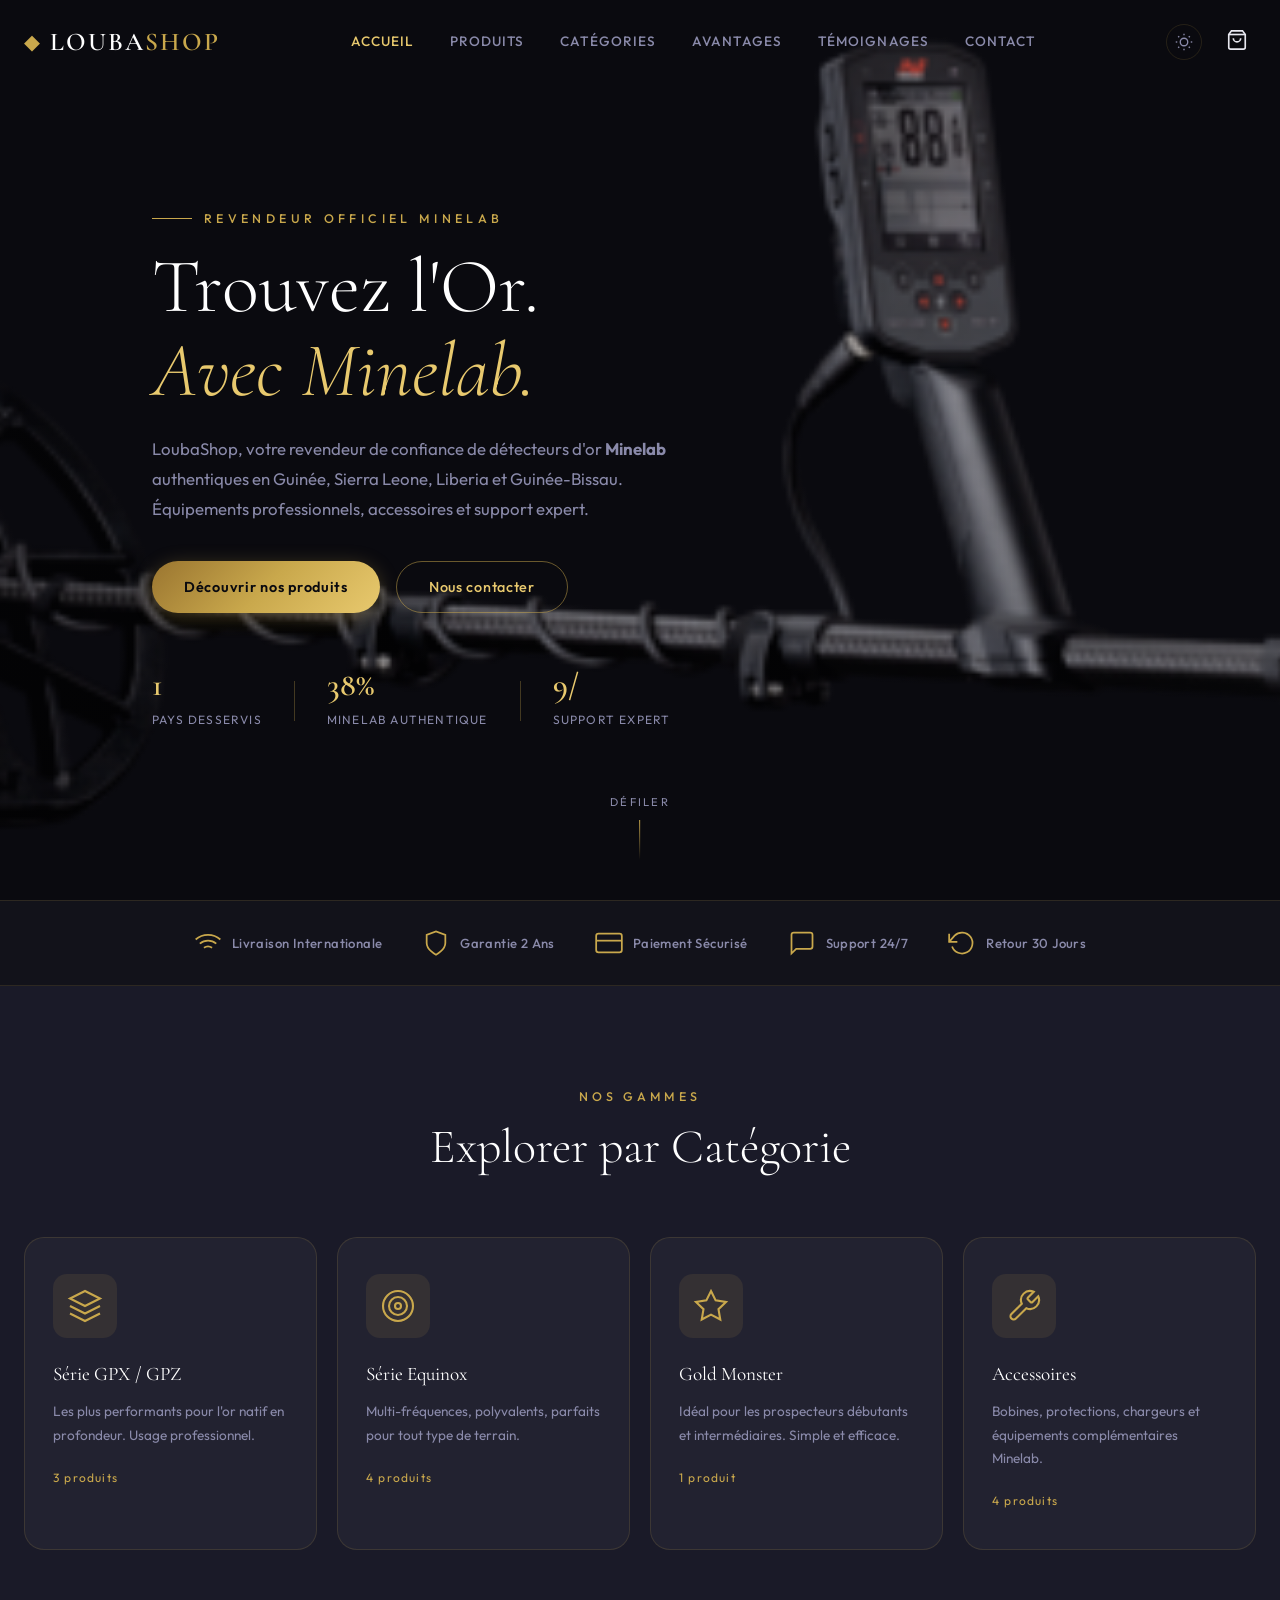
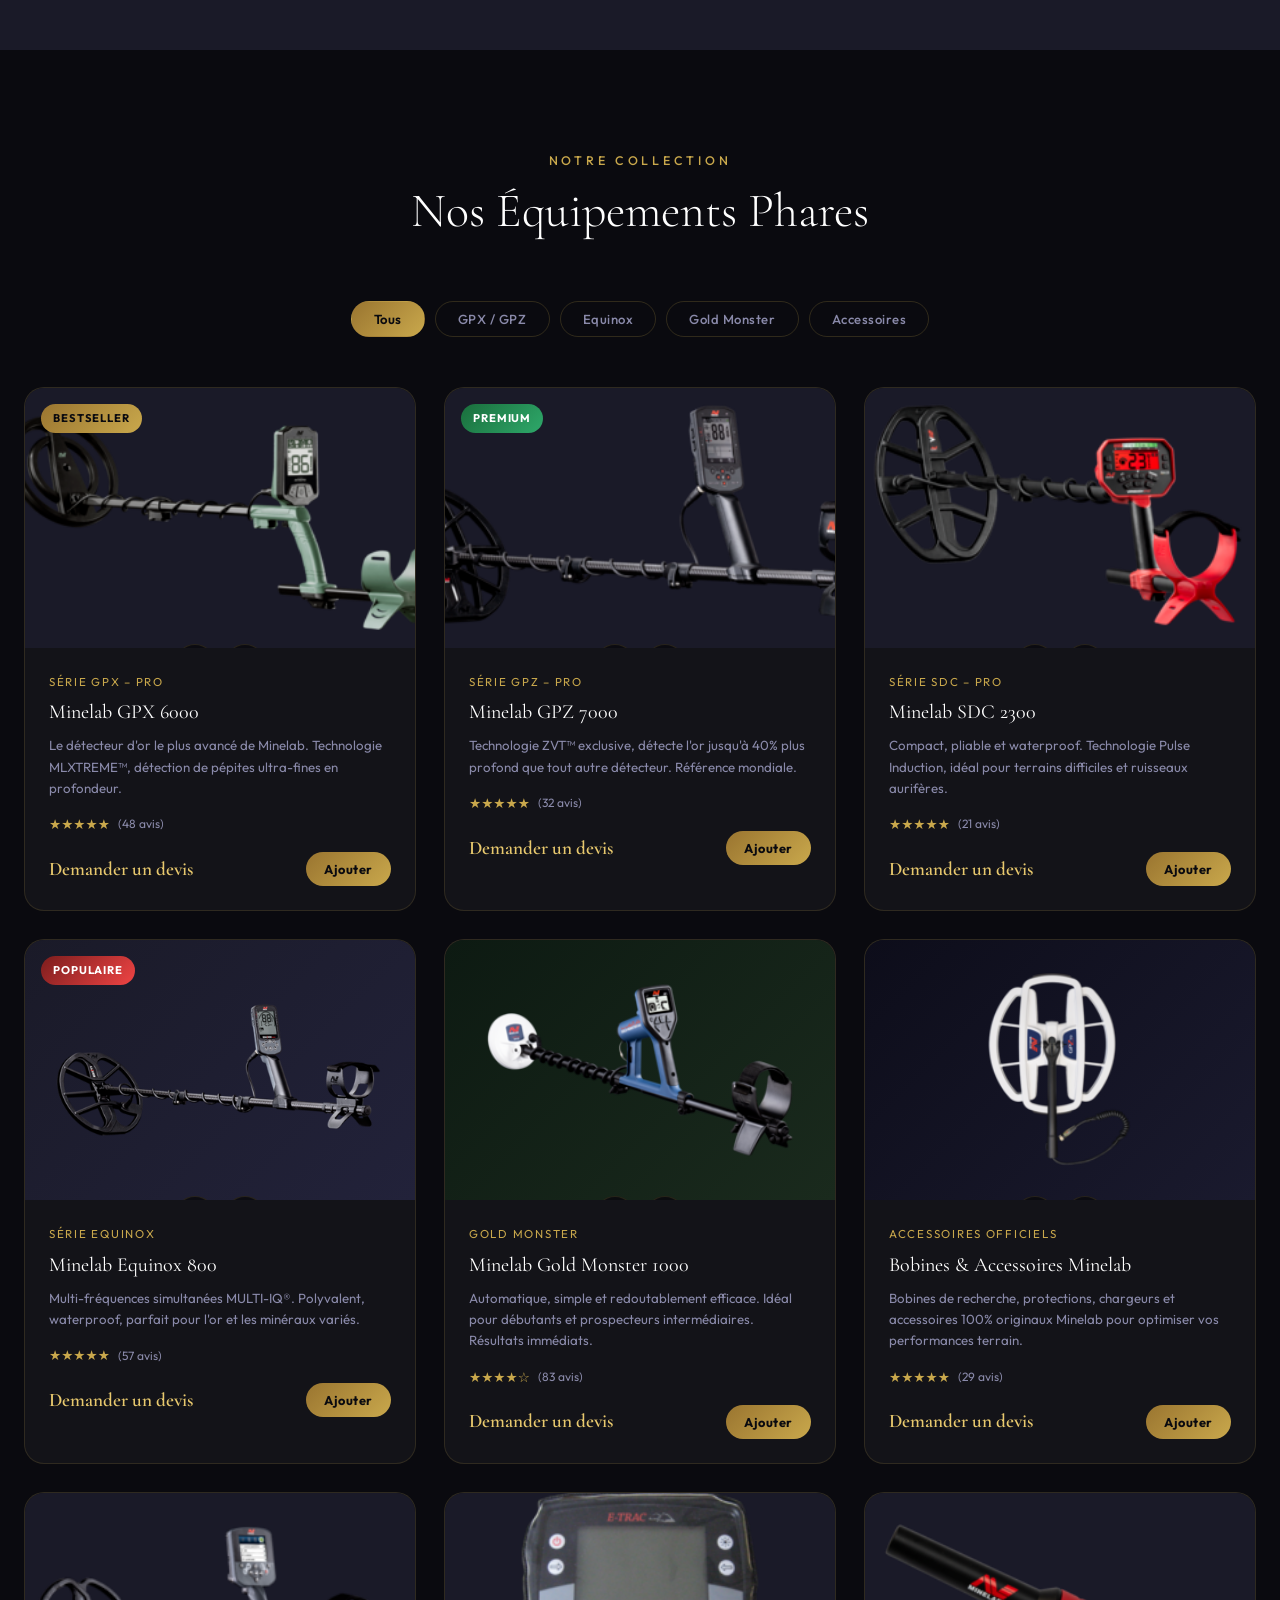
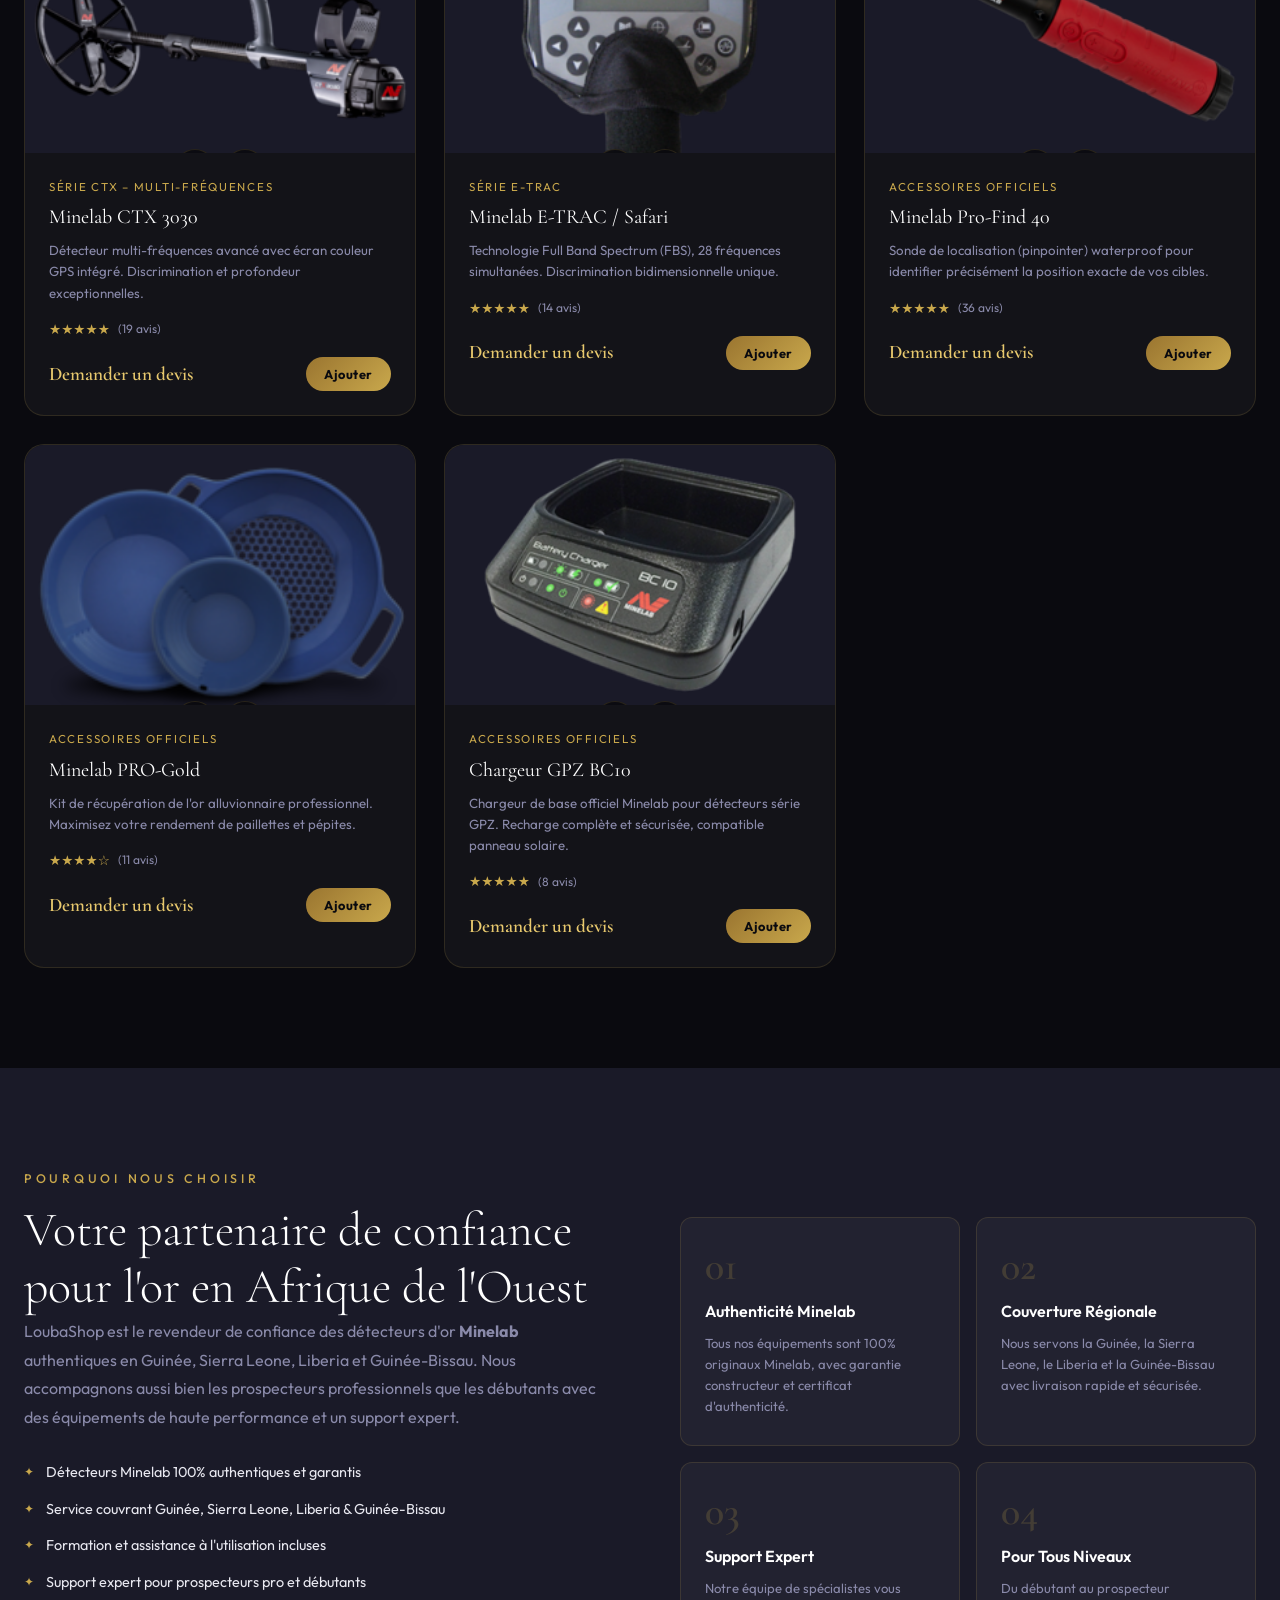
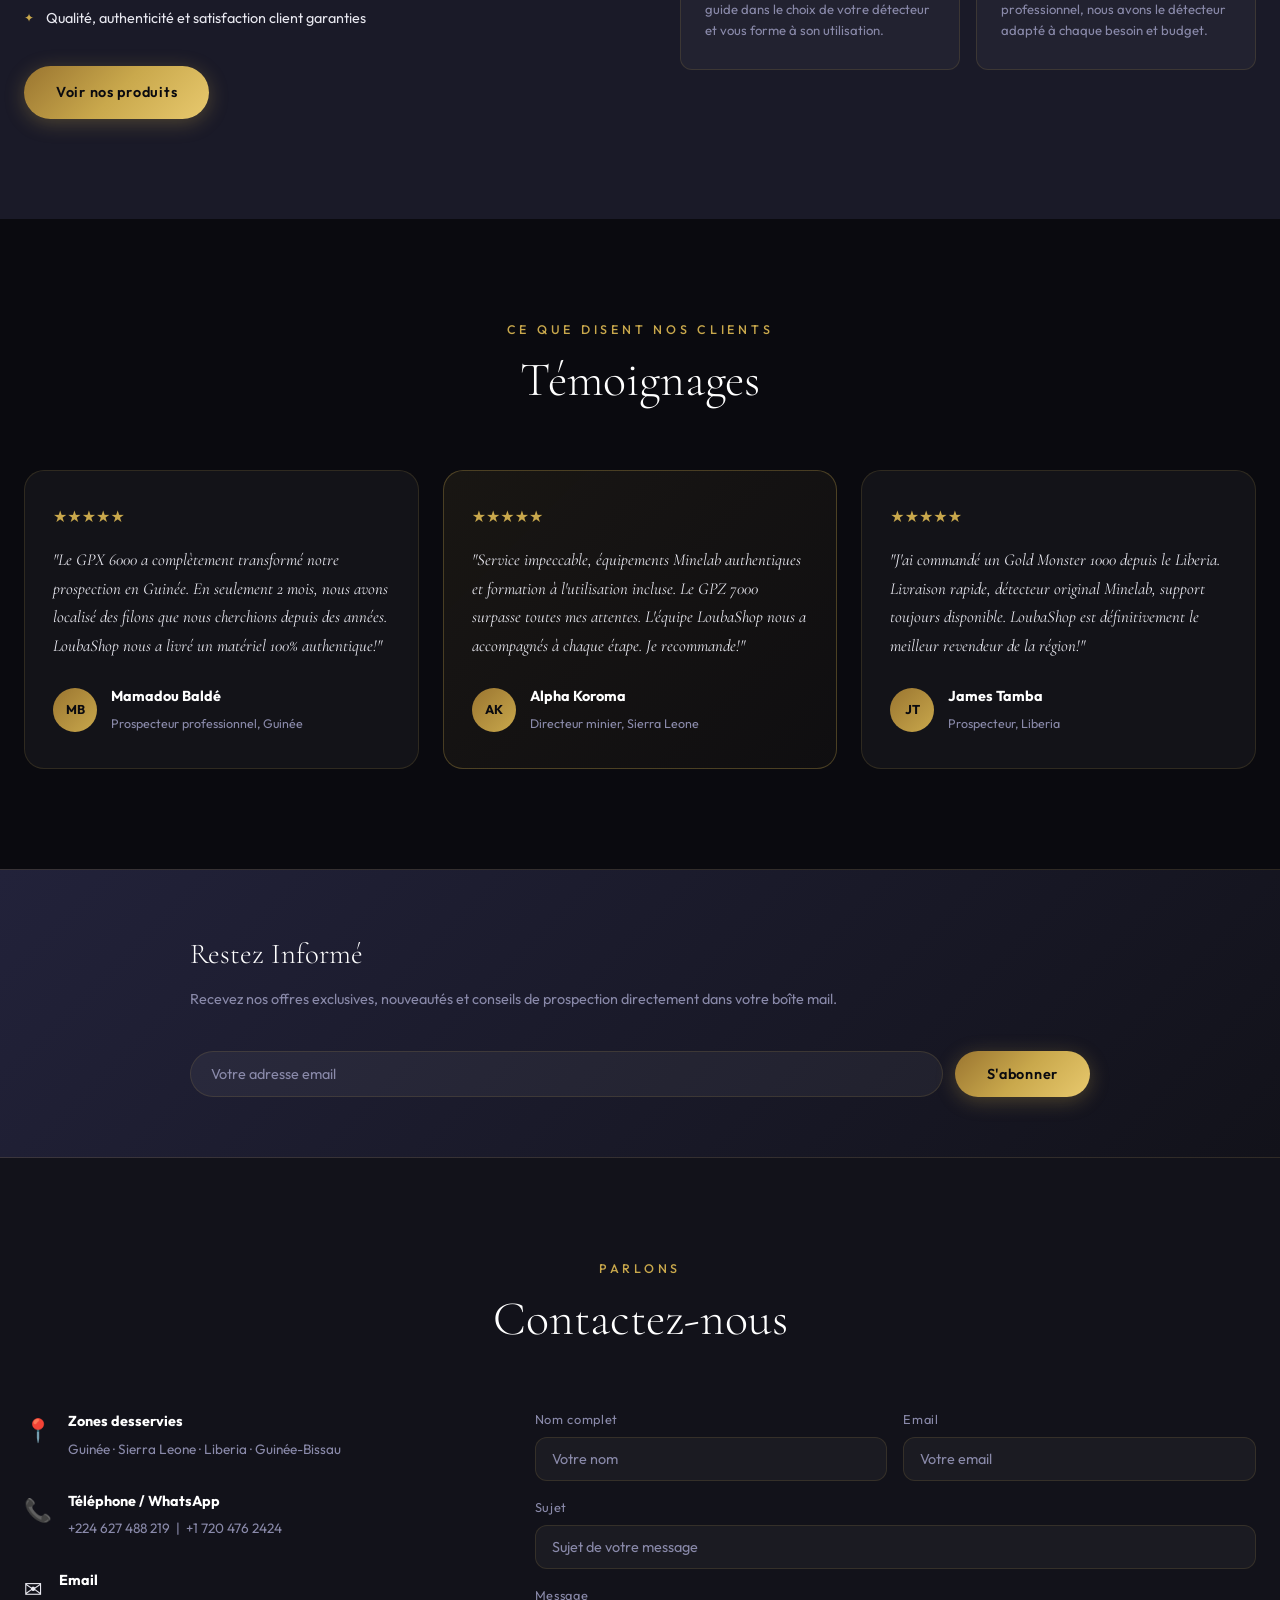
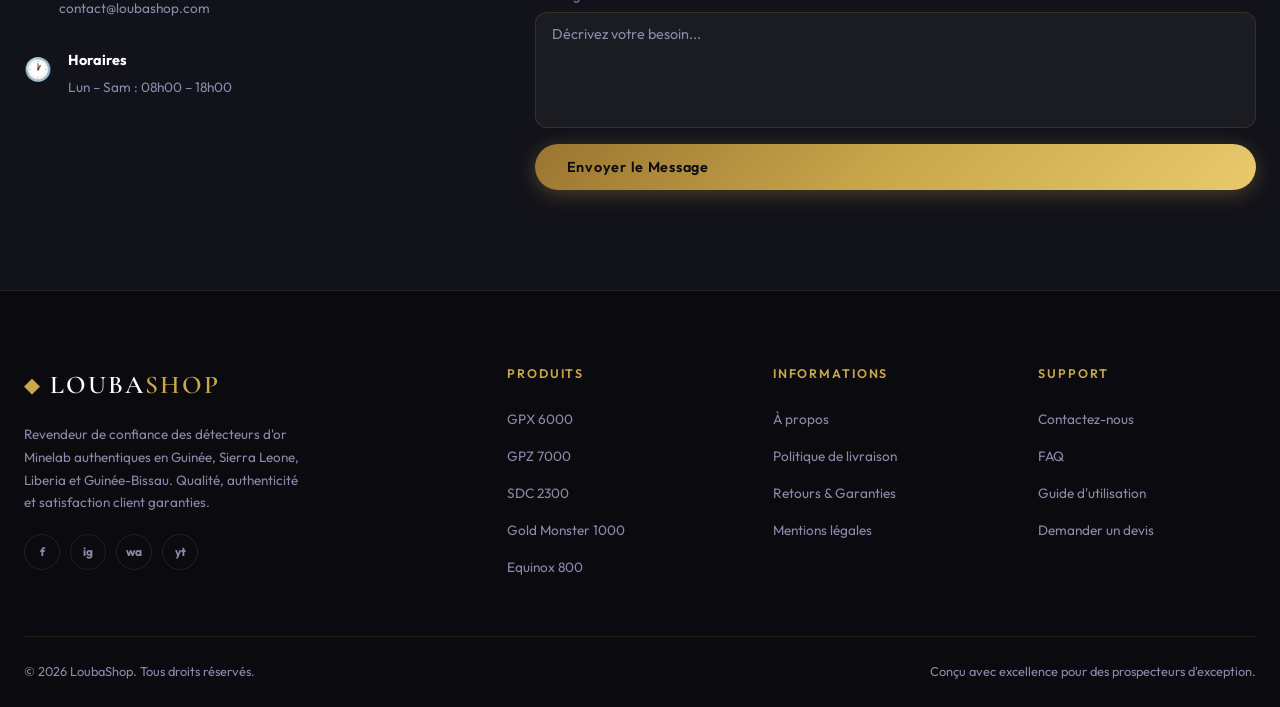
<file: index.html>
<!DOCTYPE html>
<html lang="fr">
<head>
  <meta charset="UTF-8" />
  <meta name="viewport" content="width=device-width, initial-scale=1.0, maximum-scale=5.0" />
  <title>LoubaShop – Revendeur Officiel Minelab en Afrique de l'Ouest</title>
  <meta name="description" content="LoubaShop est le revendeur de confiance des détecteurs d'or Minelab en Guinée, Sierra Leone, Liberia et Guinée-Bissau. Équipements authentiques, accessoires et support expert pour prospecteurs." />
  <link rel="preconnect" href="https://fonts.googleapis.com" />
  <link rel="preconnect" href="https://fonts.gstatic.com" crossorigin />
  <link href="https://fonts.googleapis.com/css2?family=Cormorant+Garamond:ital,wght@0,300;0,400;0,600;1,300&family=Outfit:wght@300;400;500;600;700&display=swap" rel="stylesheet" />
  <link rel="stylesheet" href="style.css" />
  <script>(function(){var t=localStorage.getItem('ls_theme');if(t)document.documentElement.setAttribute('data-theme',t);}());</script>
</head>
<body>

  <!-- ===== NAVBAR ===== -->
  <header class="navbar" id="navbar">
    <div class="nav-inner">
      <div class="brand">
        <span class="brand-icon">◆</span>
        <span class="brand-name">LOUBA<span class="brand-accent">SHOP</span></span>
      </div>
      <nav class="nav-links" id="navLinks">
        <a href="#accueil">Accueil</a>
        <a href="#produits">Produits</a>
        <a href="#categories">Catégories</a>
        <a href="#avantages">Avantages</a>
        <a href="#temoignages">Témoignages</a>
        <a href="#contact">Contact</a>
      </nav>
      <div class="nav-actions">
        <button class="btn-theme" id="themeToggle" aria-label="Changer le thème">
          <svg class="icon-sun" width="18" height="18" viewBox="0 0 24 24" fill="none" stroke="currentColor" stroke-width="1.8"><circle cx="12" cy="12" r="5"/><line x1="12" y1="1" x2="12" y2="3"/><line x1="12" y1="21" x2="12" y2="23"/><line x1="4.22" y1="4.22" x2="5.64" y2="5.64"/><line x1="18.36" y1="18.36" x2="19.78" y2="19.78"/><line x1="1" y1="12" x2="3" y2="12"/><line x1="21" y1="12" x2="23" y2="12"/><line x1="4.22" y1="19.78" x2="5.64" y2="18.36"/><line x1="18.36" y1="5.64" x2="19.78" y2="4.22"/></svg>
          <svg class="icon-moon" width="18" height="18" viewBox="0 0 24 24" fill="none" stroke="currentColor" stroke-width="1.8"><path d="M21 12.79A9 9 0 1111.21 3 7 7 0 0021 12.79z"/></svg>
        </button>
        <button class="btn-cart" id="cartBtn" aria-label="Panier">
          <svg width="22" height="22" viewBox="0 0 24 24" fill="none" stroke="currentColor" stroke-width="1.8"><path d="M6 2L3 6v14a2 2 0 002 2h14a2 2 0 002-2V6l-3-4z"/><line x1="3" y1="6" x2="21" y2="6"/><path d="M16 10a4 4 0 01-8 0"/></svg>
          <span class="cart-count" id="cartCount">0</span>
        </button>
        <button class="btn-hamburger" id="hamburger" aria-label="Menu">
          <span></span><span></span><span></span>
        </button>
      </div>
    </div>
  </header>

  <!-- ===== CART DRAWER ===== -->
  <div class="cart-overlay" id="cartOverlay"></div>
  <aside class="cart-drawer" id="cartDrawer">
    <div class="cart-header">
      <h3>Mon Panier</h3>
      <button class="cart-close" id="cartClose">✕</button>
    </div>
    <div class="cart-items" id="cartItems">
      <p class="cart-empty">Votre panier est vide.</p>
    </div>
    <div class="cart-footer" id="cartFooter" style="display:none">
      <div class="cart-total">
        <span>Total</span>
        <span id="cartTotal">0 FCFA</span>
      </div>
      <button class="btn-checkout" id="checkoutBtn">Commander Maintenant</button>
    </div>
  </aside>

  <!-- ===== CHECKOUT MODAL ===== -->
  <div class="modal-overlay" id="checkoutOverlay">
    <div class="modal checkout-modal" id="checkoutModal">
      <button class="modal-close" id="checkoutClose">✕</button>

      <!-- STEP 1 : FORM -->
      <div id="checkoutStep1">
        <div class="modal-content">
          <p class="section-eyebrow" style="margin-bottom:8px">Validation de commande</p>
          <h3 style="font-family:var(--font-serif);font-size:1.6rem;color:var(--white);font-weight:300;margin-bottom:6px">Vos coordonnées</h3>
          <p style="font-size:0.82rem;color:var(--text-muted);margin-bottom:24px">Remplissez ce formulaire et nous vous contacterons rapidement pour confirmer votre commande.</p>

          <!-- Récapitulatif panier -->
          <div class="checkout-recap" id="checkoutRecap"></div>

          <form id="checkoutForm" onsubmit="submitOrder(event)">
            <div class="form-row">
              <div class="form-group">
                <label for="oName">Nom complet *</label>
                <input type="text" id="oName" placeholder="Votre nom" required />
              </div>
              <div class="form-group">
                <label for="oPhone">Téléphone / WhatsApp *</label>
                <input type="tel" id="oPhone" placeholder="+224 XXX XXX XXX" required />
              </div>
            </div>
            <div class="form-row">
              <div class="form-group">
                <label for="oCountry">Pays *</label>
                <select id="oCountry" required>
                  <option value="" disabled selected>Sélectionner votre pays</option>
                  <option value="Guinée">Guinée</option>
                  <option value="Sierra Leone">Sierra Leone</option>
                  <option value="Liberia">Liberia</option>
                  <option value="Guinée-Bissau">Guinée-Bissau</option>
                  <option value="Autre">Autre</option>
                </select>
              </div>
              <div class="form-group">
                <label for="oCity">Ville *</label>
                <input type="text" id="oCity" placeholder="Votre ville" required />
              </div>
            </div>
            <div class="form-group">
              <label for="oAddress">Adresse de livraison</label>
              <input type="text" id="oAddress" placeholder="Quartier, rue, point de repère…" />
            </div>
            <div class="form-group">
              <label for="oNote">Note / Question</label>
              <textarea id="oNote" rows="3" placeholder="Besoin de plus d'informations sur un produit ? Questions sur la livraison ?"></textarea>
            </div>
            <button type="submit" class="btn-primary" style="width:100%;justify-content:center;margin-top:8px">
              ✦ Confirmer ma commande
            </button>
          </form>
        </div>
      </div>

      <!-- STEP 2 : SUCCESS -->
      <div id="checkoutStep2" style="display:none">
        <div class="modal-content" style="text-align:center;padding:60px 40px">
          <div class="success-icon">✦</div>
          <h3 style="font-family:var(--font-serif);font-size:2rem;color:var(--white);font-weight:300;margin:20px 0 12px">Commande reçue !</h3>
          <p style="color:var(--text-muted);font-size:0.95rem;line-height:1.7;max-width:380px;margin:0 auto 8px">Merci pour votre confiance. Notre équipe vous contactera dans les <strong style="color:var(--gold)">24 heures</strong> via WhatsApp ou téléphone pour confirmer votre commande.</p>
          <p style="color:var(--text-muted);font-size:0.85rem;margin-bottom:32px">📞 <strong>+224 627 488 219</strong> &nbsp;|&nbsp; <strong>+1 720 476 2424</strong></p>
          <button class="btn-primary" onclick="closeCheckout()" style="margin:0 auto">Fermer</button>
        </div>
      </div>

    </div>
  </div>

  <!-- ===== HERO ===== -->
  <section class="hero" id="accueil">
    <div class="hero-bg">
      <img src="MANTI-HERO.png" alt="Minelab GPZ 7000" class="hero-img" />
      <div class="hero-overlay"></div>
    </div>
    <div class="hero-content">
      <p class="hero-eyebrow">Revendeur Officiel Minelab</p>
      <h1 class="hero-title">Trouvez l'Or.<br /><em>Avec Minelab.</em></h1>
      <p class="hero-sub">LoubaShop, votre revendeur de confiance de détecteurs d'or <strong>Minelab</strong> authentiques en Guinée, Sierra Leone, Liberia et Guinée-Bissau. Équipements professionnels, accessoires et support expert.</p>
      <div class="hero-cta">
        <a href="#produits" class="btn-primary">Découvrir nos produits</a>
        <a href="#contact" class="btn-outline">Nous contacter</a>
      </div>
      <div class="hero-stats">
        <div class="stat"><span class="stat-num">4</span><span class="stat-label">Pays desservis</span></div>
        <div class="stat-sep"></div>
        <div class="stat"><span class="stat-num">100%</span><span class="stat-label">Minelab Authentique</span></div>
        <div class="stat-sep"></div>
        <div class="stat"><span class="stat-num">24/7</span><span class="stat-label">Support Expert</span></div>
      </div>
    </div>
    <div class="scroll-hint">
      <span>Défiler</span>
      <div class="scroll-line"></div>
    </div>
  </section>

  <!-- ===== TRUST BAR ===== -->
  <section class="trust-bar">
    <div class="trust-items">
      <div class="trust-item">
        <svg width="28" height="28" viewBox="0 0 24 24" fill="none" stroke="currentColor" stroke-width="1.5"><path d="M5 12.55a11 11 0 0114.08 0"/><path d="M1.42 9a16 16 0 0121.16 0"/><path d="M8.53 16.11a6 6 0 016.95 0"/><line x1="12" y1="20" x2="12" y2="20"/></svg>
        <span>Livraison Internationale</span>
      </div>
      <div class="trust-item">
        <svg width="28" height="28" viewBox="0 0 24 24" fill="none" stroke="currentColor" stroke-width="1.5"><path d="M12 22s8-4 8-10V5l-8-3-8 3v7c0 6 8 10 8 10z"/></svg>
        <span>Garantie 2 Ans</span>
      </div>
      <div class="trust-item">
        <svg width="28" height="28" viewBox="0 0 24 24" fill="none" stroke="currentColor" stroke-width="1.5"><rect x="1" y="4" width="22" height="16" rx="2" ry="2"/><line x1="1" y1="10" x2="23" y2="10"/></svg>
        <span>Paiement Sécurisé</span>
      </div>
      <div class="trust-item">
        <svg width="28" height="28" viewBox="0 0 24 24" fill="none" stroke="currentColor" stroke-width="1.5"><path d="M21 15a2 2 0 01-2 2H7l-4 4V5a2 2 0 012-2h14a2 2 0 012 2z"/></svg>
        <span>Support 24/7</span>
      </div>
      <div class="trust-item">
        <svg width="28" height="28" viewBox="0 0 24 24" fill="none" stroke="currentColor" stroke-width="1.5"><polyline points="1 4 1 11 8 11"/><path d="M3.51 15a9 9 0 102.13-9.36L1 11"/></svg>
        <span>Retour 30 Jours</span>
      </div>
    </div>
  </section>

  <!-- ===== CATEGORIES ===== -->
  <section class="categories section" id="categories">
    <div class="container">
      <div class="section-head">
        <p class="section-eyebrow">Nos Gammes</p>
        <h2 class="section-title">Explorer par Catégorie</h2>
      </div>
      <div class="cat-grid">
        <div class="cat-card" data-filter="gpx">
          <div class="cat-icon">
            <svg width="36" height="36" viewBox="0 0 24 24" fill="none" stroke="currentColor" stroke-width="1.4"><path d="M12 2L2 7l10 5 10-5-10-5z"/><path d="M2 17l10 5 10-5"/><path d="M2 12l10 5 10-5"/></svg>
          </div>
          <h3>Série GPX / GPZ</h3>
          <p>Les plus performants pour l'or natif en profondeur. Usage professionnel.</p>
          <span class="cat-count">3 produits</span>
        </div>
        <div class="cat-card" data-filter="equinox">
          <div class="cat-icon">
            <svg width="36" height="36" viewBox="0 0 24 24" fill="none" stroke="currentColor" stroke-width="1.4"><circle cx="12" cy="12" r="10"/><circle cx="12" cy="12" r="6"/><circle cx="12" cy="12" r="2"/></svg>
          </div>
          <h3>Série Equinox</h3>
          <p>Multi-fréquences, polyvalents, parfaits pour tout type de terrain.</p>
          <span class="cat-count">4 produits</span>
        </div>
        <div class="cat-card" data-filter="gold">
          <div class="cat-icon">
            <svg width="36" height="36" viewBox="0 0 24 24" fill="none" stroke="currentColor" stroke-width="1.4"><polygon points="12 2 15.09 8.26 22 9.27 17 14.14 18.18 21.02 12 17.77 5.82 21.02 7 14.14 2 9.27 8.91 8.26 12 2"/></svg>
          </div>
          <h3>Gold Monster</h3>
          <p>Idéal pour les prospecteurs débutants et intermédiaires. Simple et efficace.</p>
          <span class="cat-count">1 produit</span>
        </div>
        <div class="cat-card" data-filter="accessoires">
          <div class="cat-icon">
            <svg width="36" height="36" viewBox="0 0 24 24" fill="none" stroke="currentColor" stroke-width="1.4"><path d="M14.7 6.3a1 1 0 000 1.4l1.6 1.6a1 1 0 001.4 0l3.77-3.77a6 6 0 01-7.94 7.94l-6.91 6.91a2.12 2.12 0 01-3-3l6.91-6.91a6 6 0 017.94-7.94l-3.76 3.76z"/></svg>
          </div>
          <h3>Accessoires</h3>
          <p>Bobines, protections, chargeurs et équipements complémentaires Minelab.</p>
          <span class="cat-count">4 produits</span>
        </div>
      </div>
    </div>
  </section>

  <!-- ===== PRODUCTS ===== -->
  <section class="products section" id="produits">
    <div class="container">
      <div class="section-head">
        <p class="section-eyebrow">Notre Collection</p>
        <h2 class="section-title">Nos Équipements Phares</h2>
      </div>
      <div class="filter-bar">
        <button class="filter-btn active" data-filter="all">Tous</button>
        <button class="filter-btn" data-filter="gpx">GPX / GPZ</button>
        <button class="filter-btn" data-filter="equinox">Equinox</button>
        <button class="filter-btn" data-filter="gold">Gold Monster</button>
        <button class="filter-btn" data-filter="accessoires">Accessoires</button>
      </div>
      <div class="products-grid" id="productsGrid">

        <article class="product-card" data-category="gpx">
          <div class="product-badge">Bestseller</div>
          <div class="product-img-wrap" onclick="location.href='product.html?id=0'" style="cursor:pointer">
            <img src="XTI-Product-Photos-Large-1.png" alt="Minelab GPX 6000" loading="lazy" />
            <div class="product-actions">
              <button class="action-btn" onclick="quickView(0)" title="Aperçu rapide">👁</button>
              <button class="action-btn" onclick="addToCart(0)" title="Ajouter au panier">🛒</button>
            </div>
          </div>
          <div class="product-info">
            <p class="product-cat">Série GPX – Pro</p>
            <h3 class="product-name"><a href="product.html?id=0" class="product-link">Minelab GPX 6000</a></h3>
            <p class="product-desc">Le détecteur d'or le plus avancé de Minelab. Technologie MLXTREME™, détection de pépites ultra-fines en profondeur.</p>
            <div class="product-rating">
              <span class="stars">★★★★★</span>
              <span class="rating-count">(48 avis)</span>
            </div>
            <div class="product-price-row">
              <span class="price">Demander un devis</span>
              <button class="btn-add" onclick="addToCart(0)">Ajouter</button>
            </div>
          </div>
        </article>

        <article class="product-card" data-category="gpx">
          <div class="product-badge new">Premium</div>
          <div class="product-img-wrap" onclick="location.href='product.html?id=1'" style="cursor:pointer">
            <img src="MANTI-HERO.png" alt="Minelab GPZ 7000" loading="lazy" />
            <div class="product-actions">
              <button class="action-btn" onclick="quickView(1)" title="Aperçu rapide">👁</button>
              <button class="action-btn" onclick="addToCart(1)" title="Ajouter au panier">🛒</button>
            </div>
          </div>
          <div class="product-info">
            <p class="product-cat">Série GPZ – Pro</p>
            <h3 class="product-name"><a href="product.html?id=1" class="product-link">Minelab GPZ 7000</a></h3>
            <p class="product-desc">Technologie ZVT™ exclusive, détecte l'or jusqu'à 40% plus profond que tout autre détecteur. Référence mondiale.</p>
            <div class="product-rating">
              <span class="stars">★★★★★</span>
              <span class="rating-count">(32 avis)</span>
            </div>
            <div class="product-price-row">
              <span class="price">Demander un devis</span>
              <button class="btn-add" onclick="addToCart(1)">Ajouter</button>
            </div>
          </div>
        </article>

        <article class="product-card" data-category="gpx">
          <div class="product-img-wrap" onclick="location.href='product.html?id=2'" style="cursor:pointer">
            <img src="VANQUISH-540_ProductImage-1.png" alt="Minelab SDC 2300" loading="lazy" />
            <div class="product-actions">
              <button class="action-btn" onclick="quickView(2)" title="Aperçu rapide">👁</button>
              <button class="action-btn" onclick="addToCart(2)" title="Ajouter au panier">🛒</button>
            </div>
          </div>
          <div class="product-info">
            <p class="product-cat">Série SDC – Pro</p>
            <h3 class="product-name"><a href="product.html?id=2" class="product-link">Minelab SDC 2300</a></h3>
            <p class="product-desc">Compact, pliable et waterproof. Technologie Pulse Induction, idéal pour terrains difficiles et ruisseaux aurifères.</p>
            <div class="product-rating">
              <span class="stars">★★★★★</span>
              <span class="rating-count">(21 avis)</span>
            </div>
            <div class="product-price-row">
              <span class="price">Demander un devis</span>
              <button class="btn-add" onclick="addToCart(2)">Ajouter</button>
            </div>
          </div>
        </article>

        <article class="product-card" data-category="equinox">
          <div class="product-badge promo">Populaire</div>
          <div class="product-img-wrap">
            <div class="product-img-placeholder">
              <img src="Minelab-EQX900-Hero-sized.png" alt="Minelab Equinox 800" style="width:100%;height:100%;object-fit:contain;padding:16px" />
            </div>
            <div class="product-actions">
              <button class="action-btn" onclick="quickView(3)" title="Aperçu rapide">👁</button>
              <button class="action-btn" onclick="addToCart(3)" title="Ajouter au panier">🛒</button>
            </div>
          </div>
          <div class="product-info">
            <p class="product-cat">Série Equinox</p>
            <h3 class="product-name"><a href="product.html?id=3" class="product-link">Minelab Equinox 800</a></h3>
            <p class="product-desc">Multi-fréquences simultanées MULTI-IQ®. Polyvalent, waterproof, parfait pour l'or et les minéraux variés.</p>
            <div class="product-rating">
              <span class="stars">★★★★★</span>
              <span class="rating-count">(57 avis)</span>
            </div>
            <div class="product-price-row">
              <span class="price">Demander un devis</span>
              <button class="btn-add" onclick="addToCart(3)">Ajouter</button>
            </div>
          </div>
        </article>

        <article class="product-card" data-category="gold">
          <div class="product-img-wrap">
            <div class="product-img-placeholder alt">
              <img src="GM-1000_ProductImage.png" alt="Gold Monster 1000" style="width:100%;height:100%;object-fit:contain;padding:16px" />
            </div>
            <div class="product-actions">
              <button class="action-btn" onclick="quickView(4)" title="Aperçu rapide">👁</button>
              <button class="action-btn" onclick="addToCart(4)" title="Ajouter au panier">🛒</button>
            </div>
          </div>
          <div class="product-info">
            <p class="product-cat">Gold Monster</p>
            <h3 class="product-name"><a href="product.html?id=4" class="product-link">Minelab Gold Monster 1000</a></h3>
            <p class="product-desc">Automatique, simple et redoutablement efficace. Idéal pour débutants et prospecteurs intermédiaires. Résultats immédiats.</p>
            <div class="product-rating">
              <span class="stars">★★★★☆</span>
              <span class="rating-count">(83 avis)</span>
            </div>
            <div class="product-price-row">
              <span class="price">Demander un devis</span>
              <button class="btn-add" onclick="addToCart(4)">Ajouter</button>
            </div>
          </div>
        </article>

        <article class="product-card" data-category="accessoires">
          <div class="product-img-wrap">
            <div class="product-img-placeholder alt2">
              <img src="GPZ19_LandingPage_Transparent.png" alt="Accessoires Minelab" style="width:100%;height:100%;object-fit:contain;padding:16px" />
            </div>
            <div class="product-actions">
              <button class="action-btn" onclick="quickView(5)" title="Aperçu rapide">👁</button>
              <button class="action-btn" onclick="addToCart(5)" title="Ajouter au panier">🛒</button>
            </div>
          </div>
          <div class="product-info">
            <p class="product-cat">Accessoires Officiels</p>
            <h3 class="product-name"><a href="product.html?id=5" class="product-link">Bobines &amp; Accessoires Minelab</a></h3>
            <p class="product-desc">Bobines de recherche, protections, chargeurs et accessoires 100% originaux Minelab pour optimiser vos performances terrain.</p>
            <div class="product-rating">
              <span class="stars">★★★★★</span>
              <span class="rating-count">(29 avis)</span>
            </div>
            <div class="product-price-row">
              <span class="price">Demander un devis</span>
              <button class="btn-add" onclick="addToCart(5)">Ajouter</button>
            </div>
          </div>
        </article>

        <article class="product-card" data-category="equinox">
          <div class="product-img-wrap" onclick="location.href='product.html?id=6'" style="cursor:pointer">
            <img src="CTX-3030_ProductImage.png" alt="Minelab CTX 3030" loading="lazy" />
            <div class="product-actions">
              <button class="action-btn" onclick="event.stopPropagation();quickView(6)" title="Aperçu rapide">👁</button>
              <button class="action-btn" onclick="event.stopPropagation();addToCart(6)" title="Ajouter au panier">🛒</button>
            </div>
          </div>
          <div class="product-info">
            <p class="product-cat">Série CTX – Multi-fréquences</p>
            <h3 class="product-name"><a href="product.html?id=6" class="product-link">Minelab CTX 3030</a></h3>
            <p class="product-desc">Détecteur multi-fréquences avancé avec écran couleur GPS intégré. Discrimination et profondeur exceptionnelles.</p>
            <div class="product-rating">
              <span class="stars">★★★★★</span>
              <span class="rating-count">(19 avis)</span>
            </div>
            <div class="product-price-row">
              <span class="price">Demander un devis</span>
              <button class="btn-add" onclick="addToCart(6)">Ajouter</button>
            </div>
          </div>
        </article>

        <article class="product-card" data-category="equinox">
          <div class="product-img-wrap" onclick="location.href='product.html?id=7'" style="cursor:pointer">
            <img src="ETRAC-SAFARI__ControlBoxCover_LandingPage_Transparent.png" alt="Minelab E-TRAC / Safari" loading="lazy" />
            <div class="product-actions">
              <button class="action-btn" onclick="event.stopPropagation();quickView(7)" title="Aperçu rapide">👁</button>
              <button class="action-btn" onclick="event.stopPropagation();addToCart(7)" title="Ajouter au panier">🛒</button>
            </div>
          </div>
          <div class="product-info">
            <p class="product-cat">Série E-TRAC</p>
            <h3 class="product-name"><a href="product.html?id=7" class="product-link">Minelab E-TRAC / Safari</a></h3>
            <p class="product-desc">Technologie Full Band Spectrum (FBS), 28 fréquences simultanées. Discrimination bidimensionnelle unique.</p>
            <div class="product-rating">
              <span class="stars">★★★★★</span>
              <span class="rating-count">(14 avis)</span>
            </div>
            <div class="product-price-row">
              <span class="price">Demander un devis</span>
              <button class="btn-add" onclick="addToCart(7)">Ajouter</button>
            </div>
          </div>
        </article>

        <article class="product-card" data-category="accessoires">
          <div class="product-img-wrap" onclick="location.href='product.html?id=8'" style="cursor:pointer">
            <img src="pro-find40_web.png" alt="Minelab Pro-Find 40" loading="lazy" />
            <div class="product-actions">
              <button class="action-btn" onclick="event.stopPropagation();quickView(8)" title="Aperçu rapide">👁</button>
              <button class="action-btn" onclick="event.stopPropagation();addToCart(8)" title="Ajouter au panier">🛒</button>
            </div>
          </div>
          <div class="product-info">
            <p class="product-cat">Accessoires Officiels</p>
            <h3 class="product-name"><a href="product.html?id=8" class="product-link">Minelab Pro-Find 40</a></h3>
            <p class="product-desc">Sonde de localisation (pinpointer) waterproof pour identifier précisément la position exacte de vos cibles.</p>
            <div class="product-rating">
              <span class="stars">★★★★★</span>
              <span class="rating-count">(36 avis)</span>
            </div>
            <div class="product-price-row">
              <span class="price">Demander un devis</span>
              <button class="btn-add" onclick="addToCart(8)">Ajouter</button>
            </div>
          </div>
        </article>

        <article class="product-card" data-category="accessoires">
          <div class="product-img-wrap" onclick="location.href='product.html?id=9'" style="cursor:pointer">
            <img src="PRO-Gold_LandingPage_Transparent.png" alt="Minelab PRO-Gold" loading="lazy" />
            <div class="product-actions">
              <button class="action-btn" onclick="event.stopPropagation();quickView(9)" title="Aperçu rapide">👁</button>
              <button class="action-btn" onclick="event.stopPropagation();addToCart(9)" title="Ajouter au panier">🛒</button>
            </div>
          </div>
          <div class="product-info">
            <p class="product-cat">Accessoires Officiels</p>
            <h3 class="product-name"><a href="product.html?id=9" class="product-link">Minelab PRO-Gold</a></h3>
            <p class="product-desc">Kit de récupération de l'or alluvionnaire professionnel. Maximisez votre rendement de paillettes et pépites.</p>
            <div class="product-rating">
              <span class="stars">★★★★☆</span>
              <span class="rating-count">(11 avis)</span>
            </div>
            <div class="product-price-row">
              <span class="price">Demander un devis</span>
              <button class="btn-add" onclick="addToCart(9)">Ajouter</button>
            </div>
          </div>
        </article>

        <article class="product-card" data-category="accessoires">
          <div class="product-img-wrap" onclick="location.href='product.html?id=10'" style="cursor:pointer">
            <img src="GPZ_BC10_LandingPage_Transparent.png" alt="Chargeur GPZ BC10" loading="lazy" />
            <div class="product-actions">
              <button class="action-btn" onclick="event.stopPropagation();quickView(10)" title="Aperçu rapide">👁</button>
              <button class="action-btn" onclick="event.stopPropagation();addToCart(10)" title="Ajouter au panier">🛒</button>
            </div>
          </div>
          <div class="product-info">
            <p class="product-cat">Accessoires Officiels</p>
            <h3 class="product-name"><a href="product.html?id=10" class="product-link">Chargeur GPZ BC10</a></h3>
            <p class="product-desc">Chargeur de base officiel Minelab pour détecteurs série GPZ. Recharge complète et sécurisée, compatible panneau solaire.</p>
            <div class="product-rating">
              <span class="stars">★★★★★</span>
              <span class="rating-count">(8 avis)</span>
            </div>
            <div class="product-price-row">
              <span class="price">Demander un devis</span>
              <button class="btn-add" onclick="addToCart(10)">Ajouter</button>
            </div>
          </div>
        </article>

      </div>
    </div>
  </section>

  <!-- ===== AVANTAGES ===== -->
  <section class="avantages section" id="avantages">
    <div class="container">
      <div class="ava-inner">
        <div class="ava-text">
          <p class="section-eyebrow">Pourquoi Nous Choisir</p>
          <h2 class="section-title">Votre partenaire de confiance<br />pour l'or en Afrique de l'Ouest</h2>
          <p class="ava-p">LoubaShop est le revendeur de confiance des détecteurs d'or <strong>Minelab</strong> authentiques en Guinée, Sierra Leone, Liberia et Guinée-Bissau. Nous accompagnons aussi bien les prospecteurs professionnels que les débutants avec des équipements de haute performance et un support expert.</p>
          <ul class="ava-list">
            <li><span class="ava-check">✦</span> Détecteurs Minelab 100% authentiques et garantis</li>
            <li><span class="ava-check">✦</span> Service couvrant Guinée, Sierra Leone, Liberia &amp; Guinée-Bissau</li>
            <li><span class="ava-check">✦</span> Formation et assistance à l'utilisation incluses</li>
            <li><span class="ava-check">✦</span> Support expert pour prospecteurs pro et débutants</li>
            <li><span class="ava-check">✦</span> Qualité, authenticité et satisfaction client garanties</li>
          </ul>
          <a href="#produits" class="btn-primary">Voir nos produits</a>
        </div>
        <div class="ava-cards">
          <div class="ava-card">
            <div class="ava-num">01</div>
            <h4>Authenticité Minelab</h4>
            <p>Tous nos équipements sont 100% originaux Minelab, avec garantie constructeur et certificat d'authenticité.</p>
          </div>
          <div class="ava-card">
            <div class="ava-num">02</div>
            <h4>Couverture Régionale</h4>
            <p>Nous servons la Guinée, la Sierra Leone, le Liberia et la Guinée-Bissau avec livraison rapide et sécurisée.</p>
          </div>
          <div class="ava-card">
            <div class="ava-num">03</div>
            <h4>Support Expert</h4>
            <p>Notre équipe de spécialistes vous guide dans le choix de votre détecteur et vous forme à son utilisation.</p>
          </div>
          <div class="ava-card">
            <div class="ava-num">04</div>
            <h4>Pour Tous Niveaux</h4>
            <p>Du débutant au prospecteur professionnel, nous avons le détecteur adapté à chaque besoin et budget.</p>
          </div>
        </div>
      </div>
    </div>
  </section>

  <!-- ===== TEMOIGNAGES ===== -->
  <section class="temoignages section" id="temoignages">
    <div class="container">
      <div class="section-head">
        <p class="section-eyebrow">Ce que disent nos clients</p>
        <h2 class="section-title">Témoignages</h2>
      </div>
      <div class="testi-grid">
        <div class="testi-card">
          <div class="testi-stars">★★★★★</div>
          <p class="testi-text">"Le GPX 6000 a complètement transformé notre prospection en Guinée. En seulement 2 mois, nous avons localisé des filons que nous cherchions depuis des années. LoubaShop nous a livré un matériel 100% authentique!"</p>
          <div class="testi-author">
            <div class="testi-avatar">MB</div>
            <div>
              <strong>Mamadou Baldé</strong>
              <span>Prospecteur professionnel, Guinée</span>
            </div>
          </div>
        </div>
        <div class="testi-card featured">
          <div class="testi-stars">★★★★★</div>
          <p class="testi-text">"Service impeccable, équipements Minelab authentiques et formation à l'utilisation incluse. Le GPZ 7000 surpasse toutes mes attentes. L'équipe LoubaShop nous a accompagnés à chaque étape. Je recommande!"</p>
          <div class="testi-author">
            <div class="testi-avatar">AK</div>
            <div>
              <strong>Alpha Koroma</strong>
              <span>Directeur minier, Sierra Leone</span>
            </div>
          </div>
        </div>
        <div class="testi-card">
          <div class="testi-stars">★★★★★</div>
          <p class="testi-text">"J'ai commandé un Gold Monster 1000 depuis le Liberia. Livraison rapide, détecteur original Minelab, support toujours disponible. LoubaShop est définitivement le meilleur revendeur de la région!"</p>
          <div class="testi-author">
            <div class="testi-avatar">JT</div>
            <div>
              <strong>James Tamba</strong>
              <span>Prospecteur, Liberia</span>
            </div>
          </div>
        </div>
      </div>
    </div>
  </section>

  <!-- ===== NEWSLETTER ===== -->
  <section class="newsletter-section">
    <div class="container">
      <div class="newsletter-inner">
        <div class="nl-text">
          <h3>Restez Informé</h3>
          <p>Recevez nos offres exclusives, nouveautés et conseils de prospection directement dans votre boîte mail.</p>
        </div>
        <form class="nl-form" onsubmit="subscribeNewsletter(event)">
          <input type="email" id="nlEmail" placeholder="Votre adresse email" required />
          <button type="submit" class="btn-primary">S'abonner</button>
        </form>
      </div>
    </div>
  </section>

  <!-- ===== CONTACT ===== -->
  <section class="contact-section section" id="contact">
    <div class="container">
      <div class="section-head">
        <p class="section-eyebrow">Parlons</p>
        <h2 class="section-title">Contactez-nous</h2>
      </div>
      <div class="contact-inner">
        <div class="contact-info">
          <div class="contact-item">
            <div class="contact-icon">📍</div>
            <div>
              <strong>Zones desservies</strong>
              <p>Guinée · Sierra Leone · Liberia · Guinée-Bissau</p>
            </div>
          </div>
          <div class="contact-item">
            <div class="contact-icon">📞</div>
            <div>
              <strong>Téléphone / WhatsApp</strong>
              <p>+224 627 488 219 &nbsp;|&nbsp; +1 720 476 2424</p>
            </div>
          </div>
          <div class="contact-item">
            <div class="contact-icon">✉️</div>
            <div>
              <strong>Email</strong>
              <p>contact@loubashop.com</p>
            </div>
          </div>
          <div class="contact-item">
            <div class="contact-icon">🕐</div>
            <div>
              <strong>Horaires</strong>
              <p>Lun – Sam : 08h00 – 18h00</p>
            </div>
          </div>
        </div>
        <form class="contact-form" onsubmit="submitContact(event)">
          <div class="form-row">
            <div class="form-group">
              <label for="cName">Nom complet</label>
              <input type="text" id="cName" placeholder="Votre nom" required />
            </div>
            <div class="form-group">
              <label for="cEmail">Email</label>
              <input type="email" id="cEmail" placeholder="Votre email" required />
            </div>
          </div>
          <div class="form-group">
            <label for="cSubject">Sujet</label>
            <input type="text" id="cSubject" placeholder="Sujet de votre message" />
          </div>
          <div class="form-group">
            <label for="cMsg">Message</label>
            <textarea id="cMsg" rows="5" placeholder="Décrivez votre besoin..."></textarea>
          </div>
          <button type="submit" class="btn-primary">Envoyer le Message</button>
        </form>
      </div>
    </div>
  </section>

  <!-- ===== FOOTER ===== -->
  <footer class="footer">
    <div class="container">
      <div class="footer-grid">
        <div class="footer-brand">
          <div class="brand">
            <span class="brand-icon">◆</span>
            <span class="brand-name">LOUBA<span class="brand-accent">SHOP</span></span>
          </div>
          <p>Revendeur de confiance des détecteurs d'or Minelab authentiques en Guinée, Sierra Leone, Liberia et Guinée-Bissau. Qualité, authenticité et satisfaction client garanties.</p>
          <div class="social-links">
            <a href="#" aria-label="Facebook">f</a>
            <a href="#" aria-label="Instagram">ig</a>
            <a href="#" aria-label="WhatsApp">wa</a>
            <a href="#" aria-label="YouTube">yt</a>
          </div>
        </div>
        <div class="footer-links">
          <h4>Produits</h4>
          <ul>
            <li><a href="#produits">GPX 6000</a></li>
            <li><a href="#produits">GPZ 7000</a></li>
            <li><a href="#produits">SDC 2300</a></li>
            <li><a href="#produits">Gold Monster 1000</a></li>
            <li><a href="#produits">Equinox 800</a></li>
          </ul>
        </div>
        <div class="footer-links">
          <h4>Informations</h4>
          <ul>
            <li><a href="#">À propos</a></li>
            <li><a href="#">Politique de livraison</a></li>
            <li><a href="#">Retours & Garanties</a></li>
            <li><a href="#">Mentions légales</a></li>
          </ul>
        </div>
        <div class="footer-links">
          <h4>Support</h4>
          <ul>
            <li><a href="#contact">Contactez-nous</a></li>
            <li><a href="#">FAQ</a></li>
            <li><a href="#">Guide d'utilisation</a></li>
            <li><a href="#">Demander un devis</a></li>
          </ul>
        </div>
      </div>
      <div class="footer-bottom">
        <p>© 2026 LoubaShop. Tous droits réservés.</p>
        <p>Conçu avec excellence pour des prospecteurs d'exception.</p>
      </div>
    </div>
  </footer>

  <!-- ===== QUICK VIEW MODAL ===== -->
  <div class="modal-overlay" id="modalOverlay">
    <div class="modal" id="productModal">
      <button class="modal-close" id="modalClose">✕</button>
      <div class="modal-content" id="modalContent"></div>
    </div>
  </div>

  <!-- ===== TOAST ===== -->
  <div class="toast" id="toast"></div>

  <script src="products-data.js"></script>
  <script src="main.js"></script>
</body>
</html>
</file>
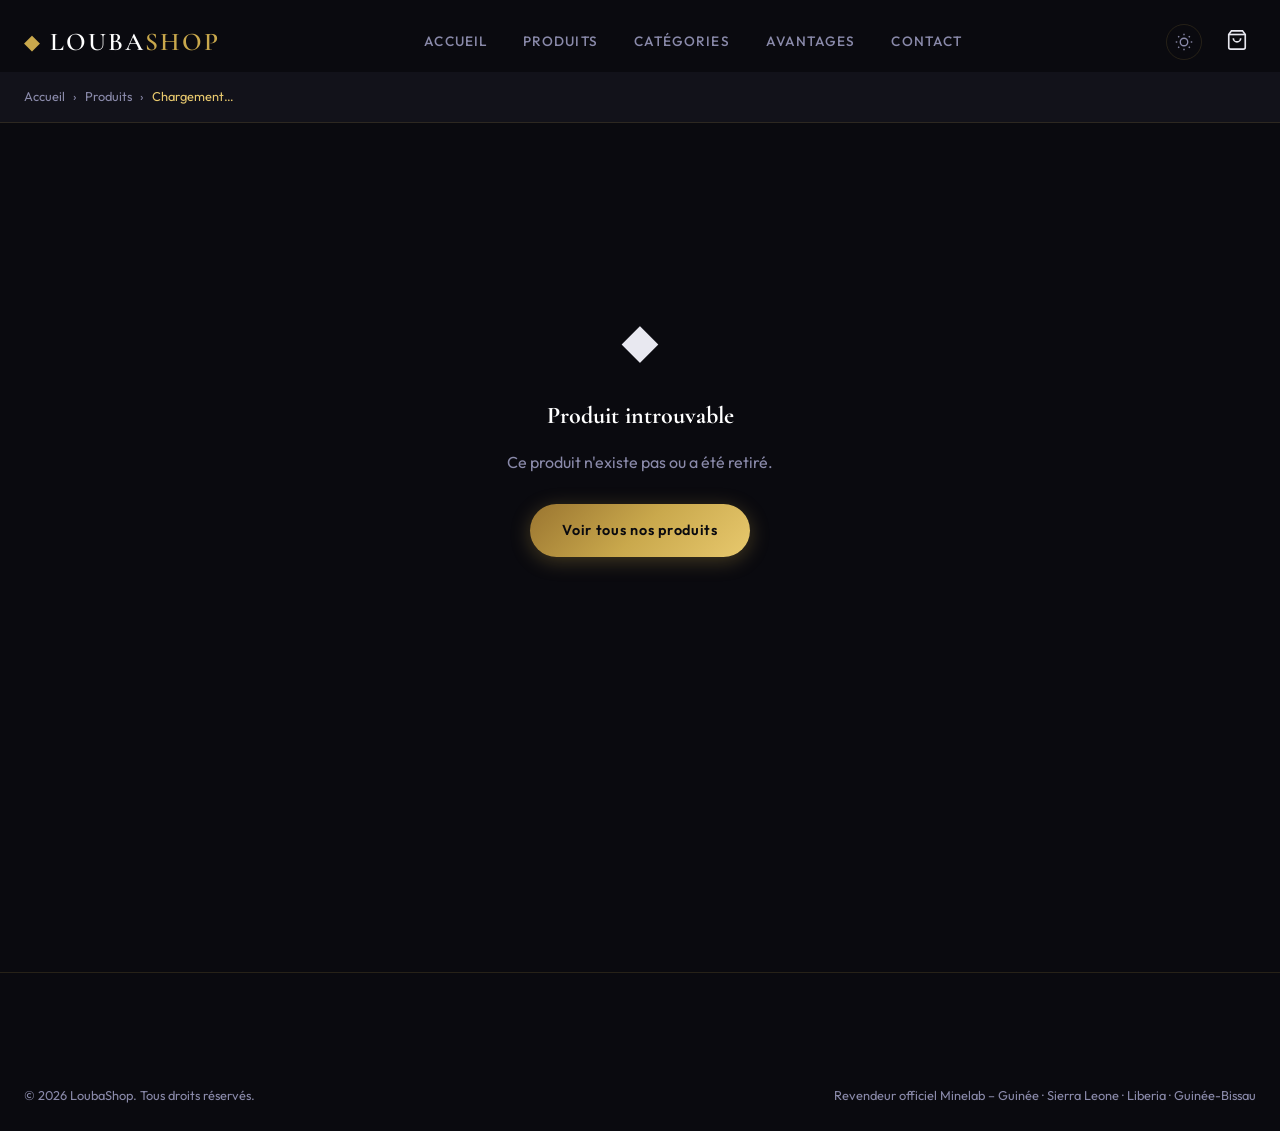
<file: product.html>
<!DOCTYPE html>
<html lang="fr">
<head>
  <meta charset="UTF-8" />
  <meta name="viewport" content="width=device-width, initial-scale=1.0, maximum-scale=5.0" />
  <title>LoubaShop – Détail Produit</title>
  <meta name="description" content="Détail du produit Minelab – LoubaShop, revendeur officiel en Afrique de l'Ouest." />
  <link rel="preconnect" href="https://fonts.googleapis.com" />
  <link rel="preconnect" href="https://fonts.gstatic.com" crossorigin />
  <link href="https://fonts.googleapis.com/css2?family=Cormorant+Garamond:ital,wght@0,300;0,400;0,600;1,300&family=Outfit:wght@300;400;500;600;700&display=swap" rel="stylesheet" />
  <link rel="stylesheet" href="style.css" />
  <link rel="stylesheet" href="product.css" />
  <script>(function(){var t=localStorage.getItem('ls_theme');if(t)document.documentElement.setAttribute('data-theme',t);}());</script>
</head>
<body>

  <!-- ===== NAVBAR ===== -->
  <header class="navbar scrolled" id="navbar">
    <div class="nav-inner">
      <div class="brand">
        <span class="brand-icon">◆</span>
        <span class="brand-name">LOUBA<span class="brand-accent">SHOP</span></span>
      </div>
      <nav class="nav-links" id="navLinks">
        <a href="index.html#accueil">Accueil</a>
        <a href="index.html#produits">Produits</a>
        <a href="index.html#categories">Catégories</a>
        <a href="index.html#avantages">Avantages</a>
        <a href="index.html#contact">Contact</a>
      </nav>
      <div class="nav-actions">
        <button class="btn-theme" id="themeToggle" aria-label="Changer le thème">
          <svg class="icon-sun" width="18" height="18" viewBox="0 0 24 24" fill="none" stroke="currentColor" stroke-width="1.8"><circle cx="12" cy="12" r="5"/><line x1="12" y1="1" x2="12" y2="3"/><line x1="12" y1="21" x2="12" y2="23"/><line x1="4.22" y1="4.22" x2="5.64" y2="5.64"/><line x1="18.36" y1="18.36" x2="19.78" y2="19.78"/><line x1="1" y1="12" x2="3" y2="12"/><line x1="21" y1="12" x2="23" y2="12"/><line x1="4.22" y1="19.78" x2="5.64" y2="18.36"/><line x1="18.36" y1="5.64" x2="19.78" y2="4.22"/></svg>
          <svg class="icon-moon" width="18" height="18" viewBox="0 0 24 24" fill="none" stroke="currentColor" stroke-width="1.8"><path d="M21 12.79A9 9 0 1111.21 3 7 7 0 0021 12.79z"/></svg>
        </button>
        <button class="btn-cart" id="cartBtn" aria-label="Panier">
          <svg width="22" height="22" viewBox="0 0 24 24" fill="none" stroke="currentColor" stroke-width="1.8"><path d="M6 2L3 6v14a2 2 0 002 2h14a2 2 0 002-2V6l-3-4z"/><line x1="3" y1="6" x2="21" y2="6"/><path d="M16 10a4 4 0 01-8 0"/></svg>
          <span class="cart-count" id="cartCount">0</span>
        </button>
        <button class="btn-hamburger" id="hamburger" aria-label="Menu">
          <span></span><span></span><span></span>
        </button>
      </div>
    </div>
  </header>

  <!-- ===== CART DRAWER ===== -->
  <div class="cart-overlay" id="cartOverlay"></div>
  <aside class="cart-drawer" id="cartDrawer">
    <div class="cart-header">
      <h3>Mon Panier</h3>
      <button class="cart-close" id="cartClose">✕</button>
    </div>
    <div class="cart-items" id="cartItems">
      <p class="cart-empty">Votre panier est vide.</p>
    </div>
    <div class="cart-footer" id="cartFooter" style="display:none">
      <div class="cart-total">
        <span>Total</span>
        <span id="cartTotal">0 FCFA</span>
      </div>
      <button class="btn-checkout" id="checkoutBtn">Commander Maintenant</button>
    </div>
  </aside>

  <!-- ===== CHECKOUT MODAL ===== -->
  <div class="modal-overlay" id="checkoutOverlay">
    <div class="modal checkout-modal" id="checkoutModal">
      <button class="modal-close" id="checkoutClose">✕</button>
      <div id="checkoutStep1">
        <div class="modal-content">
          <p class="section-eyebrow" style="margin-bottom:8px">Validation de commande</p>
          <h3 style="font-family:var(--font-serif);font-size:1.6rem;color:var(--white);font-weight:300;margin-bottom:6px">Vos coordonnées</h3>
          <p style="font-size:0.82rem;color:var(--text-muted);margin-bottom:24px">Remplissez ce formulaire et nous vous contacterons rapidement pour confirmer votre commande.</p>
          <div class="checkout-recap" id="checkoutRecap"></div>
          <form id="checkoutForm" onsubmit="submitOrder(event)">
            <div class="form-row">
              <div class="form-group"><label for="oName">Nom complet *</label><input type="text" id="oName" placeholder="Votre nom" required /></div>
              <div class="form-group"><label for="oPhone">Téléphone / WhatsApp *</label><input type="tel" id="oPhone" placeholder="+224 XXX XXX XXX" required /></div>
            </div>
            <div class="form-row">
              <div class="form-group">
                <label for="oCountry">Pays *</label>
                <select id="oCountry" required>
                  <option value="" disabled selected>Sélectionner votre pays</option>
                  <option value="Guinée">Guinée</option>
                  <option value="Sierra Leone">Sierra Leone</option>
                  <option value="Liberia">Liberia</option>
                  <option value="Guinée-Bissau">Guinée-Bissau</option>
                  <option value="Autre">Autre</option>
                </select>
              </div>
              <div class="form-group"><label for="oCity">Ville *</label><input type="text" id="oCity" placeholder="Votre ville" required /></div>
            </div>
            <div class="form-group"><label for="oAddress">Adresse de livraison</label><input type="text" id="oAddress" placeholder="Quartier, rue, point de repère…" /></div>
            <div class="form-group"><label for="oNote">Note / Question</label><textarea id="oNote" rows="3" placeholder="Questions sur la livraison, délais ?"></textarea></div>
            <button type="submit" class="btn-primary" style="width:100%;justify-content:center;margin-top:8px">✦ Confirmer ma commande</button>
          </form>
        </div>
      </div>
      <div id="checkoutStep2" style="display:none">
        <div class="modal-content" style="text-align:center;padding:60px 40px">
          <div class="success-icon">✦</div>
          <h3 style="font-family:var(--font-serif);font-size:2rem;color:var(--white);font-weight:300;margin:20px 0 12px">Commande reçue !</h3>
          <p style="color:var(--text-muted);font-size:0.95rem;line-height:1.7;max-width:380px;margin:0 auto 8px">Notre équipe vous contactera dans les <strong style="color:var(--gold)">24 heures</strong> via WhatsApp ou téléphone.</p>
          <p style="color:var(--text-muted);font-size:0.85rem;margin-bottom:32px">📞 <strong>+224 627 488 219</strong> &nbsp;|&nbsp; <strong>+1 720 476 2424</strong></p>
          <button class="btn-primary" onclick="closeCheckout()" style="margin:0 auto">Fermer</button>
        </div>
      </div>
    </div>
  </div>

  <!-- ===== PRODUCT DETAIL ===== -->
  <main class="pd-main" id="pdMain">
    <!-- Breadcrumb -->
    <div class="pd-breadcrumb">
      <div class="container">
        <a href="index.html">Accueil</a>
        <span>›</span>
        <a href="index.html#produits">Produits</a>
        <span>›</span>
        <span id="pdBreadName">Chargement…</span>
      </div>
    </div>

    <!-- Main content -->
    <div class="container">
      <div class="pd-grid" id="pdGrid">
        <!-- JS injects content here -->
        <div class="pd-loading">
          <div class="pd-spinner"></div>
        </div>
      </div>
    </div>

    <!-- Features + Specs -->
    <div class="pd-details container" id="pdDetails" style="display:none">
      <div class="pd-details-grid">
        <div class="pd-specs-wrap">
          <h2 class="pd-section-title">Spécifications techniques</h2>
          <table class="pd-specs" id="pdSpecs"></table>
        </div>
        <div class="pd-features-wrap">
          <h2 class="pd-section-title">Points forts</h2>
          <ul class="pd-features" id="pdFeatures"></ul>
        </div>
      </div>
    </div>

    <!-- Related products -->
    <div class="pd-related" id="pdRelated" style="display:none">
      <div class="container">
        <div class="section-head">
          <p class="section-eyebrow">Vous aimerez aussi</p>
          <h2 class="section-title">Produits similaires</h2>
        </div>
        <div class="products-grid" id="pdRelatedGrid"></div>
      </div>
    </div>
  </main>

  <!-- ===== FOOTER ===== -->
  <footer class="footer">
    <div class="container">
      <div class="footer-bottom" style="border-top:none;padding-top:40px;padding-bottom:24px">
        <p>© 2026 LoubaShop. Tous droits réservés.</p>
        <p>Revendeur officiel Minelab – Guinée · Sierra Leone · Liberia · Guinée-Bissau</p>
      </div>
    </div>
  </footer>

  <!-- ===== TOAST ===== -->
  <div class="toast" id="toast"></div>

  <script src="products-data.js"></script>
  <script src="product.js"></script>
</body>
</html>
</file>
<file: style.css>
/* ============================================
   LOUBASHOP – style.css
   ============================================ */

/* ----- RESET & BASE ----- */
*, *::before, *::after { box-sizing: border-box; margin: 0; padding: 0; }

:root {
  --gold: #c9a84c;
  --gold-light: #e8c96e;
  --gold-dark: #9a7530;
  --dark: #0a0a0f;
  --dark2: #12121a;
  --dark3: #1a1a28;
  --dark4: #22223a;
  --text: #e8e8f0;
  --text-muted: #8a8aaa;
  --white: #ffffff;
  --card-bg: rgba(255,255,255,0.04);
  --card-border: rgba(201,168,76,0.15);
  --radius: 12px;
  --radius-lg: 20px;
  --shadow: 0 8px 40px rgba(0,0,0,0.4);
  --transition: 0.3s cubic-bezier(0.4,0,0.2,1);
  --font-serif: 'Cormorant Garamond', Georgia, serif;
  --font-sans: 'Outfit', system-ui, sans-serif;
}

/* ----- LIGHT MODE ----- */
[data-theme="light"] {
  --dark: #f7f4ee;
  --dark2: #ffffff;
  --dark3: #eeeadf;
  --dark4: #e5e1d5;
  --text: #1c1c2e;
  --text-muted: #6b6b8a;
  --white: #0a0a1a;
  --card-bg: rgba(0,0,0,0.03);
  --card-border: rgba(150,120,40,0.2);
  --shadow: 0 8px 40px rgba(0,0,0,0.1);
}

html { scroll-behavior: smooth; -webkit-text-size-adjust: 100%; }

body {
  font-family: var(--font-sans);
  background: var(--dark);
  color: var(--text);
  line-height: 1.7;
  overflow-x: hidden;
  -webkit-font-smoothing: antialiased;
  -moz-osx-font-smoothing: grayscale;
}

/* Prevent horizontal overflow on mobile */
img, video, svg {
  max-width: 100%;
  height: auto;
}

/* Touch action improvements for mobile */
button, a {
  touch-action: manipulation;
  -webkit-tap-highlight-color: transparent;
}

a { text-decoration: none; color: inherit; transition: color var(--transition); }
button { cursor: pointer; border: none; background: none; font-family: inherit; }
input, textarea { font-family: inherit; }

.container { max-width: 1280px; margin: 0 auto; padding: 0 24px; }

.section { padding: 100px 0; }

.section-head { text-align: center; margin-bottom: 60px; }
.section-eyebrow {
  font-size: 0.78rem; letter-spacing: 0.3em; text-transform: uppercase;
  color: var(--gold); margin-bottom: 12px; font-weight: 500;
}
.section-title {
  font-family: var(--font-serif);
  font-size: clamp(2rem, 4vw, 3rem);
  font-weight: 300;
  color: var(--white);
  line-height: 1.2;
}

/* ----- BUTTONS ----- */
.btn-primary {
  display: inline-flex; align-items: center; gap: 8px;
  background: linear-gradient(135deg, var(--gold-dark), var(--gold), var(--gold-light));
  color: var(--dark);
  font-weight: 600;
  font-size: 0.9rem;
  letter-spacing: 0.05em;
  padding: 14px 32px;
  border-radius: 50px;
  transition: transform var(--transition), box-shadow var(--transition), filter var(--transition);
  box-shadow: 0 4px 20px rgba(201,168,76,0.3);
}
.btn-primary:hover {
  transform: translateY(-2px);
  box-shadow: 0 8px 30px rgba(201,168,76,0.5);
  filter: brightness(1.1);
}

.btn-outline {
  display: inline-flex; align-items: center; gap: 8px;
  border: 1.5px solid rgba(201,168,76,0.5);
  color: var(--gold-light);
  font-weight: 500;
  font-size: 0.9rem;
  letter-spacing: 0.05em;
  padding: 13px 32px;
  border-radius: 50px;
  transition: all var(--transition);
}
.btn-outline:hover {
  background: rgba(201,168,76,0.1);
  border-color: var(--gold);
  transform: translateY(-2px);
}

/* ----- NAVBAR ----- */
.navbar {
  position: fixed; top: 0; left: 0; right: 0;
  z-index: 1000;
  padding: 20px 0;
  transition: all 0.4s ease;
}
.navbar.scrolled {
  background: rgba(10,10,15,0.95);
  backdrop-filter: blur(16px);
  padding: 14px 0;
  border-bottom: 1px solid rgba(201,168,76,0.1);
}
.nav-inner {
  display: flex; align-items: center; justify-content: space-between;
  max-width: 1280px; margin: 0 auto; padding: 0 24px;
}

.brand { display: flex; align-items: center; gap: 10px; }
.brand-icon { color: var(--gold); font-size: 1.3rem; }
.brand-name {
  font-family: var(--font-serif);
  font-size: 1.6rem;
  font-weight: 600;
  color: var(--white);
  letter-spacing: 0.08em;
}
.brand-accent { color: var(--gold); }

.nav-links { display: flex; gap: 36px; }
.nav-links a {
  font-size: 0.85rem; letter-spacing: 0.08em; text-transform: uppercase;
  color: var(--text-muted);
  font-weight: 500;
  position: relative;
}
.nav-links a::after {
  content: '';
  position: absolute; bottom: -4px; left: 0; right: 0;
  height: 1.5px; background: var(--gold);
  transform: scaleX(0); transform-origin: right;
  transition: transform var(--transition);
}
.nav-links a:hover { color: var(--gold-light); }
.nav-links a:hover::after { transform: scaleX(1); transform-origin: left; }

.nav-actions { display: flex; align-items: center; gap: 16px; }

.btn-cart {
  position: relative;
  color: var(--text);
  padding: 8px;
  transition: color var(--transition);
}
.btn-cart:hover { color: var(--gold); }
.cart-count {
  position: absolute; top: 0; right: 0;
  background: var(--gold);
  color: var(--dark);
  font-size: 0.6rem; font-weight: 700;
  width: 16px; height: 16px;
  border-radius: 50%;
  display: flex; align-items: center; justify-content: center;
  transform: scale(0);
  transition: transform var(--transition);
}
.cart-count.show { transform: scale(1); }

.btn-hamburger {
  display: none; 
  flex-direction: column; 
  gap: 5px;
  padding: 8px;
  z-index: 1001;
  position: relative;
}
.btn-hamburger span {
  display: block; width: 22px; height: 1.5px;
  background: var(--text);
  transition: all var(--transition);
}

/* ----- CART DRAWER ----- */
.cart-overlay {
  position: fixed; inset: 0;
  background: rgba(0,0,0,0.7);
  z-index: 2000;
  opacity: 0; pointer-events: none;
  transition: opacity var(--transition);
}
.cart-overlay.active { opacity: 1; pointer-events: all; }

.cart-drawer {
  position: fixed; 
  right: -100%; 
  top: 0; 
  bottom: 0;
  width: 420px; 
  max-width: 85vw;
  background: var(--dark2);
  border-left: 1px solid var(--card-border);
  z-index: 2001;
  display: flex; 
  flex-direction: column;
  transition: right 0.4s cubic-bezier(0.4,0,0.2,1);
  visibility: hidden;
}
.cart-drawer.open { 
  right: 0; 
  visibility: visible;
}

.cart-header {
  display: flex; align-items: center; justify-content: space-between;
  padding: 24px; border-bottom: 1px solid var(--card-border);
}
.cart-header h3 { font-family: var(--font-serif); font-size: 1.4rem; color: var(--white); }
.cart-close {
  color: var(--text-muted); font-size: 1.2rem; padding: 4px 8px;
  transition: color var(--transition);
}
.cart-close:hover { color: var(--gold); }

.cart-items { flex: 1; overflow-y: auto; padding: 20px 24px; }
.cart-empty { color: var(--text-muted); text-align: center; padding: 40px 0; }

.cart-item {
  display: flex; gap: 12px; align-items: flex-start;
  padding: 16px 0;
  border-bottom: 1px solid rgba(255,255,255,0.05);
}
.cart-item-img {
  width: 64px; height: 64px; border-radius: 8px;
  background: var(--dark3);
  overflow: hidden; flex-shrink: 0;
  display: flex; align-items: center; justify-content: center;
}
.cart-item-img img { width: 100%; height: 100%; object-fit: cover; }
.cart-item-info { flex: 1; }
.cart-item-name { font-size: 0.9rem; color: var(--white); font-weight: 500; margin-bottom: 4px; }
.cart-item-price { font-size: 0.85rem; color: var(--gold); }
.cart-item-remove {
  color: var(--text-muted); font-size: 0.8rem; padding: 4px;
  transition: color var(--transition);
}
.cart-item-remove:hover { color: #ef4444; }

.cart-footer { padding: 20px 24px; border-top: 1px solid var(--card-border); }
.cart-total {
  display: flex; justify-content: space-between; align-items: center;
  margin-bottom: 16px;
  font-weight: 600;
}
#cartTotal { color: var(--gold); font-size: 1.1rem; }
.btn-checkout {
  width: 100%;
  background: linear-gradient(135deg, var(--gold-dark), var(--gold));
  color: var(--dark);
  font-weight: 700;
  font-size: 0.95rem;
  padding: 15px;
  border-radius: 50px;
  transition: all var(--transition);
}
.btn-checkout:hover { filter: brightness(1.1); transform: translateY(-2px); }

/* ----- HERO ----- */
.hero {
  position: relative;
  min-height: 100vh;
  display: flex; align-items: center;
  overflow: hidden;
}
.hero-bg { position: absolute; inset: 0; }
.hero-img {
  width: 100%; height: 100%; object-fit: cover;
  object-position: center;
  filter: brightness(0.85) saturate(1);
  transform: scale(1.05);
  animation: heroZoom 20s ease-in-out infinite alternate;
}
@keyframes heroZoom {
  from { transform: scale(1.05); }
  to { transform: scale(1.12); }
}
.hero-overlay {
  position: absolute; inset: 0;
  background: linear-gradient(
    135deg,
    rgba(10,10,15,0.5) 0%,
    rgba(10,10,15,0.2) 50%,
    rgba(10,10,15,0.4) 100%
  );
}

.hero-content {
  position: relative; z-index: 2;
  max-width: 720px;
  padding: 120px 24px 80px;
  margin: 0 auto 0 10%;
  animation: fadeUp 1s ease-out 0.3s both;
}
@keyframes fadeUp {
  from { opacity: 0; transform: translateY(40px); }
  to { opacity: 1; transform: translateY(0); }
}

.hero-eyebrow {
  font-size: 0.78rem; letter-spacing: 0.35em; text-transform: uppercase;
  color: var(--gold);
  margin-bottom: 16px;
  font-weight: 500;
  display: flex; align-items: center; gap: 12px;
}
.hero-eyebrow::before {
  content: '';
  width: 40px; height: 1px;
  background: var(--gold);
}

.hero-title {
  font-family: var(--font-serif);
  font-size: clamp(2.8rem, 6vw, 5rem);
  font-weight: 300;
  color: var(--white);
  line-height: 1.1;
  margin-bottom: 20px;
}
.hero-title em {
  font-style: italic;
  color: var(--gold-light);
}

.hero-sub {
  font-size: 1.05rem;
  color: var(--text-muted);
  max-width: 520px;
  margin-bottom: 36px;
  line-height: 1.8;
}

.hero-cta { display: flex; gap: 16px; flex-wrap: wrap; margin-bottom: 56px; }

.hero-stats { display: flex; align-items: center; gap: 32px; flex-wrap: wrap; }
.stat { text-align: left; }
.stat-num {
  display: block;
  font-family: var(--font-serif);
  font-size: 2rem;
  color: var(--gold-light);
  font-weight: 600;
  line-height: 1;
  margin-bottom: 4px;
}
.stat-label { font-size: 0.75rem; color: var(--text-muted); text-transform: uppercase; letter-spacing: 0.1em; }
.stat-sep {
  width: 1px; height: 40px;
  background: rgba(201,168,76,0.3);
}

.scroll-hint {
  position: absolute; bottom: 40px; left: 50%; transform: translateX(-50%);
  z-index: 2;
  display: flex; flex-direction: column; align-items: center; gap: 8px;
  color: var(--text-muted); font-size: 0.7rem; letter-spacing: 0.2em; text-transform: uppercase;
  animation: pulse 2s ease-in-out infinite;
}
.scroll-line {
  width: 1px; height: 40px;
  background: linear-gradient(to bottom, var(--gold), transparent);
}
@keyframes pulse { 0%,100%{opacity:.5} 50%{opacity:1} }

/* ----- TRUST BAR ----- */
.trust-bar {
  background: var(--dark2);
  border-top: 1px solid var(--card-border);
  border-bottom: 1px solid var(--card-border);
  padding: 28px 24px;
}
.trust-items {
  max-width: 1280px; margin: 0 auto;
  display: flex; justify-content: center; gap: 40px;
  flex-wrap: wrap;
}
.trust-item {
  display: flex; align-items: center; gap: 10px;
  font-size: 0.82rem; font-weight: 500;
  color: var(--text-muted);
  letter-spacing: 0.03em;
}
.trust-item svg { color: var(--gold); flex-shrink: 0; }

/* ----- CATEGORIES ----- */
.categories { background: var(--dark3); }
.cat-grid {
  display: grid;
  grid-template-columns: repeat(4, 1fr);
  gap: 20px;
}
.cat-card {
  background: var(--card-bg);
  border: 1px solid var(--card-border);
  border-radius: var(--radius-lg);
  padding: 36px 28px;
  cursor: pointer;
  transition: all var(--transition);
  position: relative;
  overflow: hidden;
}
.cat-card::before {
  content: '';
  position: absolute; inset: 0;
  background: linear-gradient(135deg, rgba(201,168,76,0.05) 0%, transparent 60%);
  opacity: 0; transition: opacity var(--transition);
}
.cat-card:hover { border-color: rgba(201,168,76,0.4); transform: translateY(-6px); box-shadow: 0 16px 48px rgba(201,168,76,0.1); }
.cat-card:hover::before { opacity: 1; }

.cat-icon {
  width: 64px; height: 64px;
  background: rgba(201,168,76,0.1);
  border-radius: 14px;
  display: flex; align-items: center; justify-content: center;
  margin-bottom: 20px;
  color: var(--gold);
  transition: all var(--transition);
}
.cat-card:hover .cat-icon { background: rgba(201,168,76,0.2); transform: scale(1.1); }

.cat-card h3 {
  font-family: var(--font-serif);
  font-size: 1.2rem;
  color: var(--white);
  margin-bottom: 10px;
  font-weight: 400;
}
.cat-card p { font-size: 0.85rem; color: var(--text-muted); margin-bottom: 16px; }
.cat-count { font-size: 0.75rem; color: var(--gold); letter-spacing: 0.1em; }

/* ----- PRODUCTS ----- */
.products { background: var(--dark); }

.filter-bar {
  display: flex; justify-content: center; gap: 10px;
  flex-wrap: wrap;
  margin-bottom: 50px;
}
.filter-btn {
  padding: 9px 22px;
  border-radius: 50px;
  font-size: 0.82rem;
  font-weight: 500;
  letter-spacing: 0.04em;
  border: 1.5px solid rgba(201,168,76,0.2);
  color: var(--text-muted);
  transition: all var(--transition);
}
.filter-btn:hover { border-color: var(--gold); color: var(--gold-light); }
.filter-btn.active {
  background: linear-gradient(135deg, var(--gold-dark), var(--gold));
  color: var(--dark);
  border-color: transparent;
  font-weight: 600;
}

.products-grid {
  display: grid;
  grid-template-columns: repeat(3, 1fr);
  gap: 28px;
}

.product-card {
  background: var(--card-bg);
  border: 1px solid var(--card-border);
  border-radius: var(--radius-lg);
  overflow: hidden;
  position: relative;
  transition: all var(--transition);
}
.product-card:hover {
  border-color: rgba(201,168,76,0.35);
  transform: translateY(-8px);
  box-shadow: 0 20px 60px rgba(201,168,76,0.08);
}
.product-card.hidden { display: none; }

.product-badge {
  position: absolute; top: 16px; left: 16px;
  z-index: 3;
  background: linear-gradient(135deg, var(--gold-dark), var(--gold));
  color: var(--dark);
  font-size: 0.7rem; font-weight: 700;
  letter-spacing: 0.08em;
  padding: 5px 12px;
  border-radius: 50px;
  text-transform: uppercase;
}
.product-badge.new { background: linear-gradient(135deg, #1a6e3c, #2ea86a); color: white; }
.product-badge.promo { background: linear-gradient(135deg, #7c1d1d, #ef4444); color: white; }

.product-img-wrap {
  position: relative;
  height: 260px;
  overflow: hidden;
  background: var(--dark3);
}
.product-img-wrap img {
  width: 100%; height: 100%;
  object-fit: cover;
  transition: transform 0.6s ease;
}
.product-card:hover .product-img-wrap img { transform: scale(1.08); }

.product-img-placeholder {
  width: 100%; height: 100%;
  display: flex; flex-direction: column;
  align-items: center; justify-content: center;
  gap: 12px;
  color: var(--gold);
  background: linear-gradient(135deg, var(--dark3) 0%, var(--dark4) 100%);
}
.product-img-placeholder.alt {
  background: linear-gradient(135deg, #0d1a12, #1a2a1d);
}
.product-img-placeholder.alt2 {
  background: linear-gradient(135deg, #0d0d1a, #1a1a2e);
}
.product-img-placeholder p { font-size: 0.85rem; font-weight: 500; color: var(--text-muted); }

.product-actions {
  position: absolute; bottom: -48px; left: 0; right: 0;
  display: flex; justify-content: center; gap: 10px;
  transition: bottom var(--transition);
  padding: 12px;
}
.product-card:hover .product-actions { bottom: 0; }
.action-btn {
  width: 40px; height: 40px;
  border-radius: 50%;
  background: rgba(10,10,15,0.9);
  border: 1px solid var(--card-border);
  font-size: 1rem;
  display: flex; align-items: center; justify-content: center;
  transition: all var(--transition);
}
.action-btn:hover { background: var(--gold); border-color: var(--gold); }

.product-info { padding: 24px; }
.product-cat { font-size: 0.72rem; letter-spacing: 0.15em; text-transform: uppercase; color: var(--gold); margin-bottom: 8px; }
.product-name {
  font-family: var(--font-serif);
  font-size: 1.25rem; font-weight: 400;
  color: var(--white); margin-bottom: 10px; line-height: 1.3;
}
.product-link { color: inherit; }
.product-link:hover { color: var(--gold-light); }
.product-desc { font-size: 0.83rem; color: var(--text-muted); margin-bottom: 14px; line-height: 1.6; }
.product-rating { display: flex; align-items: center; gap: 8px; margin-bottom: 16px; }
.stars { color: var(--gold); font-size: 0.85rem; }
.rating-count { font-size: 0.75rem; color: var(--text-muted); }
.product-price-row { display: flex; align-items: center; justify-content: space-between; }
.price {
  font-family: var(--font-serif);
  font-size: 1.2rem;
  color: var(--gold-light);
  font-weight: 600;
}
.old-price { color: var(--text-muted); text-decoration: line-through; font-size: 0.85rem; }
.btn-add {
  background: linear-gradient(135deg, var(--gold-dark), var(--gold));
  color: var(--dark);
  font-size: 0.8rem; font-weight: 700;
  letter-spacing: 0.04em;
  padding: 9px 18px;
  border-radius: 50px;
  transition: all var(--transition);
}
.btn-add:hover { filter: brightness(1.15); transform: scale(1.05); }

/* ----- AVANTAGES ----- */
.avantages { background: var(--dark3); }
.ava-inner {
  display: grid; grid-template-columns: 1fr 1fr; gap: 80px;
  align-items: center;
}
.ava-p { color: var(--text-muted); margin-bottom: 28px; line-height: 1.8; }
.ava-list { list-style: none; margin-bottom: 36px; display: flex; flex-direction: column; gap: 12px; }
.ava-list li { display: flex; align-items: center; gap: 12px; font-size: 0.9rem; }
.ava-check { color: var(--gold); font-size: 0.75rem; }

.ava-cards { display: grid; grid-template-columns: 1fr 1fr; gap: 16px; }
.ava-card {
  background: var(--card-bg);
  border: 1px solid var(--card-border);
  border-radius: var(--radius);
  padding: 28px 24px;
  transition: all var(--transition);
}
.ava-card:hover { border-color: rgba(201,168,76,0.4); transform: translateY(-4px); }
.ava-num {
  font-family: var(--font-serif);
  font-size: 2.5rem; color: rgba(201,168,76,0.2);
  font-weight: 600; line-height: 1; margin-bottom: 12px;
}
.ava-card h4 {
  font-size: 1rem; color: var(--white); font-weight: 600; margin-bottom: 8px;
}
.ava-card p { font-size: 0.82rem; color: var(--text-muted); line-height: 1.6; }

/* ----- TEMOIGNAGES ----- */
.temoignages { background: var(--dark); }
.testi-grid {
  display: grid; grid-template-columns: repeat(3, 1fr); gap: 24px;
}
.testi-card {
  background: var(--card-bg);
  border: 1px solid var(--card-border);
  border-radius: var(--radius-lg);
  padding: 32px 28px;
  transition: all var(--transition);
}
.testi-card:hover { border-color: rgba(201,168,76,0.3); transform: translateY(-4px); }
.testi-card.featured {
  background: linear-gradient(135deg, rgba(201,168,76,0.08), rgba(201,168,76,0.03));
  border-color: rgba(201,168,76,0.3);
}
.testi-stars { color: var(--gold); margin-bottom: 16px; font-size: 1rem; }
.testi-text {
  font-family: var(--font-serif);
  font-size: 1.05rem;
  color: var(--text);
  font-style: italic;
  line-height: 1.7;
  margin-bottom: 24px;
}
.testi-author { display: flex; align-items: center; gap: 14px; }
.testi-avatar {
  width: 44px; height: 44px;
  border-radius: 50%;
  background: linear-gradient(135deg, var(--gold-dark), var(--gold));
  color: var(--dark);
  display: flex; align-items: center; justify-content: center;
  font-weight: 700; font-size: 0.8rem;
  flex-shrink: 0;
}
.testi-author strong { display: block; color: var(--white); font-size: 0.9rem; }
.testi-author span { font-size: 0.78rem; color: var(--text-muted); }

/* ----- NEWSLETTER ----- */
.newsletter-section {
  background: linear-gradient(135deg, var(--dark4), var(--dark2));
  border-top: 1px solid var(--card-border);
  border-bottom: 1px solid var(--card-border);
  padding: 60px 24px;
}
.newsletter-inner {
  max-width: 900px; margin: 0 auto;
  display: flex; align-items: center; justify-content: space-between;
  gap: 40px; flex-wrap: wrap;
}
.nl-text h3 {
  font-family: var(--font-serif);
  font-size: 1.8rem; color: var(--white); font-weight: 300; margin-bottom: 8px;
}
.nl-text p { color: var(--text-muted); font-size: 0.9rem; }
.nl-form { display: flex; gap: 12px; flex: 1; min-width: 280px; }
.nl-form input {
  flex: 1;
  background: rgba(255,255,255,0.05);
  border: 1.5px solid var(--card-border);
  border-radius: 50px;
  padding: 13px 20px;
  color: var(--white);
  font-size: 0.9rem;
  outline: none;
  transition: border-color var(--transition);
}
.nl-form input:focus { border-color: var(--gold); }
.nl-form input::placeholder { color: var(--text-muted); }

/* ----- CONTACT ----- */
.contact-section { background: var(--dark2); }
.contact-inner { display: grid; grid-template-columns: 1fr 1.6fr; gap: 60px; }
.contact-info { display: flex; flex-direction: column; gap: 28px; }
.contact-item { display: flex; gap: 16px; align-items: flex-start; }
.contact-icon { font-size: 1.4rem; margin-top: 2px; }
.contact-item strong { display: block; color: var(--white); font-size: 0.9rem; margin-bottom: 4px; }
.contact-item p { color: var(--text-muted); font-size: 0.85rem; }

.contact-form { display: flex; flex-direction: column; gap: 16px; }
.form-row { display: grid; grid-template-columns: 1fr 1fr; gap: 16px; }
.form-group { display: flex; flex-direction: column; gap: 6px; }
.form-group label { font-size: 0.8rem; color: var(--text-muted); letter-spacing: 0.05em; }
.form-group input, .form-group textarea {
  background: rgba(255,255,255,0.04);
  border: 1.5px solid var(--card-border);
  border-radius: var(--radius);
  padding: 12px 16px;
  color: var(--white);
  font-size: 0.9rem;
  outline: none;
  transition: border-color var(--transition);
  resize: none;
}
.form-group input:focus, .form-group textarea:focus { border-color: var(--gold); }
.form-group input::placeholder, .form-group textarea::placeholder { color: var(--text-muted); }

/* ----- FOOTER ----- */
.footer { background: var(--dark); border-top: 1px solid var(--card-border); padding: 72px 0 0; }
.footer-grid {
  display: grid; grid-template-columns: 2fr 1fr 1fr 1fr; gap: 48px;
  margin-bottom: 56px;
}
.footer-brand .brand { margin-bottom: 16px; }
.footer-brand p { font-size: 0.84rem; color: var(--text-muted); line-height: 1.7; max-width: 280px; margin-bottom: 20px; }
.social-links { display: flex; gap: 10px; }
.social-links a {
  width: 36px; height: 36px;
  border-radius: 50%;
  border: 1px solid var(--card-border);
  display: flex; align-items: center; justify-content: center;
  color: var(--text-muted);
  font-size: 0.75rem; font-weight: 700;
  transition: all var(--transition);
}
.social-links a:hover { border-color: var(--gold); color: var(--gold); transform: translateY(-2px); }

.footer-links h4 {
  font-size: 0.78rem; text-transform: uppercase; letter-spacing: 0.15em;
  color: var(--gold); margin-bottom: 20px; font-weight: 600;
}
.footer-links ul { list-style: none; display: flex; flex-direction: column; gap: 10px; }
.footer-links a { font-size: 0.85rem; color: var(--text-muted); transition: color var(--transition); }
.footer-links a:hover { color: var(--gold-light); }

.footer-bottom {
  border-top: 1px solid var(--card-border);
  padding: 24px 0;
  display: flex; justify-content: space-between; gap: 16px;
  flex-wrap: wrap;
}
.footer-bottom p { font-size: 0.8rem; color: var(--text-muted); }

/* ----- MODAL ----- */
.modal-overlay {
  position: fixed; inset: 0;
  background: rgba(0,0,0,0.85);
  z-index: 3000;
  display: flex; align-items: center; justify-content: center;
  padding: 24px;
  opacity: 0; pointer-events: none;
  transition: opacity var(--transition);
  backdrop-filter: blur(8px);
}
.modal-overlay.active { opacity: 1; pointer-events: all; }
.modal {
  background: var(--dark2);
  border: 1px solid var(--card-border);
  border-radius: var(--radius-lg);
  max-width: 700px; width: 100%;
  max-height: 90vh; overflow-y: auto;
  position: relative;
  transform: scale(0.95);
  transition: transform var(--transition);
}
.modal-overlay.active .modal { transform: scale(1); }
.modal-close {
  position: absolute; top: 16px; right: 20px;
  color: var(--text-muted); font-size: 1.2rem; z-index: 1;
  transition: color var(--transition);
}
.modal-close:hover { color: var(--gold); }
.modal-content { padding: 40px; }
.modal-inner { display: grid; grid-template-columns: 1fr 1fr; gap: 32px; }
.modal-img {
  border-radius: var(--radius);
  overflow: hidden;
  background: var(--dark3);
  min-height: 200px;
  display: flex; align-items: center; justify-content: center;
}
.modal-img img { width: 100%; height: 100%; object-fit: cover; }
.modal-info { display: flex; flex-direction: column; gap: 12px; }
.modal-cat { font-size: 0.72rem; letter-spacing: 0.15em; text-transform: uppercase; color: var(--gold); }
.modal-name { font-family: var(--font-serif); font-size: 1.6rem; color: var(--white); font-weight: 300; }
.modal-price { font-family: var(--font-serif); font-size: 1.4rem; color: var(--gold-light); font-weight: 600; }
.modal-desc { font-size: 0.88rem; color: var(--text-muted); line-height: 1.6; }

/* ----- TOAST ----- */
.toast {
  position: fixed; bottom: 32px; right: 32px;
  background: linear-gradient(135deg, var(--gold-dark), var(--gold));
  color: var(--dark);
  font-weight: 600; font-size: 0.9rem;
  padding: 14px 24px;
  border-radius: 50px;
  z-index: 9999;
  transform: translateY(100px);
  opacity: 0;
  transition: all 0.4s cubic-bezier(0.4,0,0.2,1);
  pointer-events: none;
}
.toast.show { transform: translateY(0); opacity: 1; }

/* ----- CHECKOUT MODAL EXTRAS ----- */
.checkout-modal { max-width: 600px; }

.checkout-recap {
  background: rgba(201,168,76,0.06);
  border: 1px solid var(--card-border);
  border-radius: var(--radius);
  padding: 14px 18px;
  margin-bottom: 24px;
}
.checkout-recap h4 {
  font-size: 0.78rem; text-transform: uppercase;
  letter-spacing: 0.12em; color: var(--gold);
  margin-bottom: 10px; font-weight: 600;
}
.recap-item {
  display: flex; justify-content: space-between;
  font-size: 0.85rem; color: var(--text-muted);
  padding: 5px 0;
  border-bottom: 1px solid rgba(255,255,255,0.04);
}
.recap-item:last-child { border-bottom: none; }
.recap-item strong { color: var(--white); }

.form-group select {
  background: rgba(255,255,255,0.04);
  border: 1.5px solid var(--card-border);
  border-radius: var(--radius);
  padding: 12px 16px;
  color: var(--white);
  font-size: 0.9rem;
  outline: none;
  width: 100%;
  cursor: pointer;
  transition: border-color var(--transition);
  appearance: none;
  background-image: url("data:image/svg+xml;charset=UTF-8,%3csvg xmlns='http://www.w3.org/2000/svg' width='12' height='8' viewBox='0 0 12 8'%3e%3cpath fill='%23c9a84c' d='M6 8L0 0h12z'/%3e%3c/svg%3e");
  background-repeat: no-repeat;
  background-position: right 16px center;
  padding-right: 40px;
}
.form-group select:focus { border-color: var(--gold); }
.form-group select option { background: var(--dark2); color: var(--white); }

.success-icon {
  width: 72px; height: 72px;
  border-radius: 50%;
  background: linear-gradient(135deg, var(--gold-dark), var(--gold));
  display: flex; align-items: center; justify-content: center;
  font-size: 1.8rem; color: var(--dark);
  margin: 0 auto;
  animation: popIn 0.5s cubic-bezier(0.175, 0.885, 0.32, 1.275) both;
}
@keyframes popIn {
  from { transform: scale(0); opacity: 0; }
  to { transform: scale(1); opacity: 1; }
}

/* ----- THEME TOGGLE BUTTON ----- */
.btn-theme {
  width: 36px; height: 36px;
  border-radius: 50%;
  border: 1.5px solid var(--card-border);
  color: var(--text-muted);
  display: flex; align-items: center; justify-content: center;
  transition: all var(--transition);
  flex-shrink: 0;
}
.btn-theme:hover { border-color: var(--gold); color: var(--gold); transform: rotate(20deg); }
.btn-theme .icon-sun  { display: block; }
.btn-theme .icon-moon { display: none; }
[data-theme="light"] .btn-theme .icon-sun  { display: none; }
[data-theme="light"] .btn-theme .icon-moon { display: block; }

/* ----- LIGHT MODE HARDCODED OVERRIDES ----- */
[data-theme="light"] .navbar.scrolled {
  background: rgba(247,244,238,0.97);
  border-bottom-color: rgba(150,120,40,0.2);
}
[data-theme="light"] .nav-links.open {
  background: rgba(247,244,238,0.99);
}
[data-theme="light"] .action-btn {
  background: rgba(255,255,255,0.9);
}
[data-theme="light"] .product-img-placeholder,
[data-theme="light"] .product-img-placeholder.alt,
[data-theme="light"] .product-img-placeholder.alt2 {
  background: var(--dark3);
}
[data-theme="light"] .form-group input,
[data-theme="light"] .form-group textarea,
[data-theme="light"] .form-group select,
[data-theme="light"] .nl-form input {
  background: rgba(0,0,0,0.04);
  color: var(--text);
}
[data-theme="light"] .form-group input::placeholder,
[data-theme="light"] .form-group textarea::placeholder,
[data-theme="light"] .nl-form input::placeholder { color: var(--text-muted); }
[data-theme="light"] .form-group select option { background: #fff; color: #1c1c2e; }
[data-theme="light"] .modal-overlay { background: rgba(0,0,0,0.5); }
[data-theme="light"] .cart-item { border-bottom-color: rgba(0,0,0,0.07); }
[data-theme="light"] .recap-item { border-bottom-color: rgba(0,0,0,0.06); }
[data-theme="light"] .testi-card.featured {
  background: linear-gradient(135deg, rgba(201,168,76,0.1), rgba(201,168,76,0.04));
}

/* ----- RESPONSIVE ----- */

/* Tablette paysage / petit desktop */
@media (max-width: 1200px) {
  .hero-content { margin: 0 auto 0 5%; max-width: 600px; }
  .cat-grid { grid-template-columns: repeat(2, 1fr); }
}

/* Tablette portrait */
@media (max-width: 1024px) {
  .section { padding: 80px 0; }
  .cat-grid { grid-template-columns: repeat(2, 1fr); }
  .products-grid { grid-template-columns: repeat(2, 1fr); }
  .ava-inner { grid-template-columns: 1fr; gap: 48px; }
  .footer-grid { grid-template-columns: 1fr 1fr; gap: 32px; }
  .hero-title { font-size: clamp(2.2rem, 5vw, 3.5rem); }
  .hero-content { padding: 120px 24px 80px; margin: 0; max-width: 100%; }
  .hero-stats { flex-wrap: wrap; justify-content: center; }
  .stat-sep { display: none; }
  .section-title { font-size: clamp(1.8rem, 3vw, 2.5rem); }
  .trust-items { gap: 24px; flex-wrap: wrap; }
  .trust-item { font-size: 0.75rem; }
  .trust-item svg { width: 22px; height: 22px; }
}

/* Mobile paysage / grande tablette */
@media (max-width: 900px) {
  .products-grid { grid-template-columns: 1fr; max-width: 500px; margin: 0 auto; }
  .cat-grid { grid-template-columns: 1fr; max-width: 500px; margin: 0 auto; }
  .cat-card { padding: 28px 24px; }
  .hero-stats { justify-content: center; gap: 24px 40px; }
  .stat { text-align: center; }
  .modal-content { padding: 28px 20px; }
}

/* Mobile standard */
@media (max-width: 768px) {
  .nav-links { display: none; }
  .btn-hamburger { 
    display: flex !important; 
    align-items: center;
    justify-content: center;
  }
  .btn-cart {
    margin-right: 8px;
  }
  .nav-links.open {
    display: flex; flex-direction: column;
    position: fixed; inset: 0; top: 64px;
    background: rgba(10,10,15,0.98);
    backdrop-filter: blur(20px);
    align-items: center; justify-content: center;
    gap: 28px; z-index: 999;
    padding: 40px 0;
  }
  .nav-links.open a { font-size: 1.2rem; }
  .hero { min-height: auto; padding: 80px 0; }
  .hero-content { padding: 100px 20px 60px; margin: 0; text-align: center; }
  .hero-title { font-size: clamp(1.8rem, 8vw, 2.5rem); }
  .hero-sub { max-width: 100%; font-size: 0.95rem; }
  .hero-cta { justify-content: center; }
  .hero-stats { justify-content: center; gap: 20px 32px; margin-top: 20px; }
  .stat { text-align: center; }
  .stat-num { font-size: 1.6rem; }
  .scroll-hint { display: none; }
  
  .section { padding: 60px 0; }
  .section-head { margin-bottom: 40px; }
  .section-title { font-size: clamp(1.5rem, 5vw, 2rem); }
  
  .products-grid { grid-template-columns: 1fr; max-width: 100%; }
  .product-card { max-width: 100%; }
  .product-img-wrap { height: 220px; }
  
  .testi-grid { grid-template-columns: 1fr; }
  .testi-card { padding: 24px 20px; }
  .testi-text { font-size: 1rem; }
  
  .contact-inner { grid-template-columns: 1fr; gap: 40px; }
  .contact-info { gap: 20px; }
  .form-row { grid-template-columns: 1fr; }
  
  .footer-grid { grid-template-columns: 1fr; gap: 32px; text-align: center; }
  .footer-brand .brand { justify-content: center; }
  .footer-brand p { max-width: 100%; margin: 0 auto 20px; }
  .social-links { justify-content: center; }
  .footer-links ul { gap: 8px; }
  .footer-bottom { flex-direction: column; text-align: center; gap: 8px; }
  
  .modal-inner { grid-template-columns: 1fr; }
  .modal-content { padding: 24px 20px; }
  .modal { max-height: 85vh; }
  .cart-drawer { 
    width: 100vw; 
    max-width: 100%; 
    right: -100%;
  }
  .cart-header { padding: 20px; }
  .cart-items { padding: 16px 20px; }
  .cart-footer { padding: 16px 20px; }
  
  .trust-bar { padding: 20px 16px; }
  .trust-items { gap: 16px; justify-content: center; }
  .trust-item { font-size: 0.7rem; }
  .trust-item svg { width: 20px; height: 20px; }
}

/* Petit mobile */
@media (max-width: 480px) {
  .nav-inner { padding: 0 16px; }
  .brand-name { font-size: 1.3rem; }
  .container { padding: 0 16px; }
  
  .hero-content { padding: 90px 16px 40px; }
  .hero-title { font-size: clamp(1.6rem, 7vw, 2rem); }
  .hero-sub { font-size: 0.9rem; line-height: 1.7; margin-bottom: 24px; }
  .hero-cta { flex-direction: column; gap: 12px; }
  .btn-primary, .btn-outline { width: 100%; justify-content: center; padding: 12px 24px; font-size: 0.85rem; }
  .hero-stats { gap: 16px 24px; }
  .stat-num { font-size: 1.4rem; }
  .stat-label { font-size: 0.65rem; }
  
  .section { padding: 50px 0; }
  .section-eyebrow { font-size: 0.7rem; }
  .section-title { font-size: 1.4rem; }
  
  .cat-card { padding: 24px 20px; }
  .cat-icon { width: 56px; height: 56px; }
  .cat-card h3 { font-size: 1.1rem; }
  
  .product-img-wrap { height: 200px; }
  .product-info { padding: 20px; }
  .product-name { font-size: 1.15rem; }
  .product-desc { font-size: 0.8rem; }
  .filter-bar { gap: 8px; margin-bottom: 32px; }
  .filter-btn { padding: 8px 16px; font-size: 0.75rem; }
  
  .ava-card { padding: 20px; }
  .ava-num { font-size: 2rem; }
  .ava-card h4 { font-size: 0.95rem; }
  .ava-card p { font-size: 0.78rem; }
  
  .testi-text { font-size: 0.95rem; }
  
  .newsletter-inner { flex-direction: column; text-align: center; gap: 24px; }
  .nl-text h3 { font-size: 1.4rem; }
  .nl-form { flex-direction: column; width: 100%; }
  .nl-form input { width: 100%; }
  .nl-form .btn-primary { width: 100%; }
  
  .contact-icon { font-size: 1.2rem; }
  .contact-item strong { font-size: 0.85rem; }
  .contact-item p { font-size: 0.8rem; }
  .form-group input, .form-group textarea { padding: 10px 14px; font-size: 16px; }
  
  .cart-item { padding: 12px 0; }
  .cart-item-img { width: 56px; height: 56px; }
  .cart-item-name { font-size: 0.85rem; }
  
  .modal { border-radius: 16px; }
  .modal-content { padding: 20px 16px; }
  .checkout-recap { padding: 12px; }
  .form-group select { padding: 10px 14px; font-size: 16px; }
  
  .toast { right: 16px; left: 16px; text-align: center; }
}
</file>
<file: product.css>
/* ============================================
   LOUBASHOP – product.css
   Product detail page styles
   ============================================ */

/* ---- BREADCRUMB ---- */
.pd-breadcrumb {
  background: var(--dark2);
  border-bottom: 1px solid var(--card-border);
  padding: 14px 0;
  margin-top: 72px;
}
.pd-breadcrumb .container {
  display: flex; align-items: center; gap: 8px;
  font-size: 0.8rem; color: var(--text-muted);
}
.pd-breadcrumb a { color: var(--text-muted); transition: color var(--transition); }
.pd-breadcrumb a:hover { color: var(--gold); }
.pd-breadcrumb span:last-child { color: var(--gold-light); }

/* ---- LOADING ---- */
.pd-loading {
  display: flex; align-items: center; justify-content: center;
  padding: 120px 0;
}
.pd-spinner {
  width: 40px; height: 40px;
  border: 2px solid rgba(201,168,76,0.2);
  border-top-color: var(--gold);
  border-radius: 50%;
  animation: spin 0.8s linear infinite;
}
@keyframes spin { to { transform: rotate(360deg); } }

/* ---- MAIN GRID ---- */
.pd-main { min-height: 100vh; padding-bottom: 80px; }

.pd-grid {
  display: grid;
  grid-template-columns: 1fr 1fr;
  gap: 60px;
  padding: 56px 0;
  align-items: start;
}

/* ---- IMAGE PANEL ---- */
.pd-img-panel { position: sticky; top: 100px; }

.pd-img-main {
  border-radius: var(--radius-lg);
  overflow: hidden;
  background: var(--dark3);
  border: 1px solid var(--card-border);
  aspect-ratio: 4/3;
  display: flex; align-items: center; justify-content: center;
  margin-bottom: 16px;
  position: relative;
}
.pd-img-main img {
  width: 100%; height: 100%; object-fit: cover;
  transition: transform 0.6s ease;
}
.pd-img-main:hover img { transform: scale(1.04); }

.pd-img-placeholder-lg {
  display: flex; flex-direction: column;
  align-items: center; justify-content: center;
  gap: 16px;
  color: var(--gold); width: 100%; height: 100%;
  padding: 40px;
}
.pd-img-placeholder-lg p {
  font-family: var(--font-serif);
  font-size: 1.1rem; color: var(--text-muted);
}

.pd-badge-lg {
  position: absolute; top: 20px; left: 20px;
  background: linear-gradient(135deg, var(--gold-dark), var(--gold));
  color: var(--dark); font-size: 0.75rem; font-weight: 700;
  letter-spacing: 0.08em; padding: 6px 14px;
  border-radius: 50px; text-transform: uppercase;
}
.pd-badge-lg.new { background: linear-gradient(135deg, #1a6e3c, #2ea86a); color: white; }
.pd-badge-lg.promo { background: linear-gradient(135deg, #7c1d1d, #ef4444); color: white; }

.pd-trust-mini {
  display: grid; grid-template-columns: 1fr 1fr;
  gap: 10px;
}
.pd-trust-item {
  background: var(--card-bg);
  border: 1px solid var(--card-border);
  border-radius: var(--radius);
  padding: 12px 14px;
  display: flex; align-items: center; gap: 8px;
  font-size: 0.78rem; color: var(--text-muted);
}
.pd-trust-item span:first-child { font-size: 1.1rem; }

/* ---- INFO PANEL ---- */
.pd-info { display: flex; flex-direction: column; gap: 20px; }

.pd-back {
  display: inline-flex; align-items: center; gap: 6px;
  font-size: 0.8rem; color: var(--text-muted);
  transition: color var(--transition);
  margin-bottom: -8px;
}
.pd-back:hover { color: var(--gold); }
.pd-back svg { transition: transform var(--transition); }
.pd-back:hover svg { transform: translateX(-3px); }

.pd-cat-tag {
  display: inline-flex; align-items: center; gap: 6px;
  font-size: 0.72rem; letter-spacing: 0.15em;
  text-transform: uppercase; color: var(--gold);
  font-weight: 500;
}
.pd-cat-tag::before { content: '◆'; font-size: 0.5rem; }

.pd-name {
  font-family: var(--font-serif);
  font-size: clamp(1.8rem, 3vw, 2.8rem);
  font-weight: 300; color: var(--white);
  line-height: 1.15;
}

.pd-rating { display: flex; align-items: center; gap: 10px; }
.pd-rating .stars { color: var(--gold); font-size: 1rem; }
.pd-rating .count { font-size: 0.8rem; color: var(--text-muted); }

.pd-desc {
  font-size: 0.95rem; color: var(--text-muted);
  line-height: 1.8;
  padding-bottom: 20px;
  border-bottom: 1px solid var(--card-border);
}

.pd-price-row {
  display: flex; align-items: center;
  gap: 16px; flex-wrap: wrap;
}
.pd-price {
  font-family: var(--font-serif);
  font-size: 1.5rem; color: var(--gold-light);
  font-weight: 600;
}
.pd-price-note {
  font-size: 0.78rem; color: var(--text-muted);
  background: rgba(201,168,76,0.08);
  border: 1px solid rgba(201,168,76,0.15);
  border-radius: 50px;
  padding: 4px 12px;
}

.pd-qty-row {
  display: flex; align-items: center; gap: 12px;
}
.pd-qty-label { font-size: 0.82rem; color: var(--text-muted); }
.pd-qty-ctrl {
  display: flex; align-items: center; gap: 0;
  border: 1.5px solid var(--card-border);
  border-radius: 50px; overflow: hidden;
}
.pd-qty-btn {
  width: 36px; height: 36px;
  display: flex; align-items: center; justify-content: center;
  font-size: 1.1rem; color: var(--text-muted);
  transition: all var(--transition);
}
.pd-qty-btn:hover { color: var(--gold); background: rgba(201,168,76,0.08); }
.pd-qty-val {
  width: 40px; text-align: center;
  font-size: 0.95rem; font-weight: 600; color: var(--white);
}

.pd-cta-row {
  display: flex; gap: 12px; flex-wrap: wrap;
}
.pd-cta-row .btn-primary { flex: 1; justify-content: center; min-width: 160px; }
.pd-cta-row .btn-outline { flex: 1; justify-content: center; min-width: 160px; }

.pd-wa-btn {
  display: inline-flex; align-items: center; justify-content: center; gap: 8px;
  background: #25D366;
  color: white;
  font-weight: 600; font-size: 0.9rem;
  padding: 14px 24px;
  border-radius: 50px;
  transition: all var(--transition);
  flex: 1;
}
.pd-wa-btn:hover { background: #1ebe5e; transform: translateY(-2px); box-shadow: 0 8px 24px rgba(37,211,102,0.3); }

/* ---- DETAILS SECTION ---- */
.pd-details { padding: 60px 0; border-top: 1px solid var(--card-border); }
.pd-details-grid {
  display: grid; grid-template-columns: 1fr 1fr; gap: 60px;
}
.pd-section-title {
  font-family: var(--font-serif);
  font-size: 1.4rem; font-weight: 300;
  color: var(--white); margin-bottom: 24px;
}

.pd-specs { width: 100%; border-collapse: collapse; }
.pd-specs tr { border-bottom: 1px solid rgba(255,255,255,0.05); }
.pd-specs tr:last-child { border-bottom: none; }
.pd-specs td {
  padding: 12px 8px;
  font-size: 0.87rem;
  vertical-align: top;
}
.pd-specs td:first-child {
  color: var(--text-muted);
  width: 45%;
  font-weight: 500;
}
.pd-specs td:last-child { color: var(--white); }

.pd-features { list-style: none; display: flex; flex-direction: column; gap: 12px; }
.pd-features li {
  display: flex; align-items: flex-start; gap: 12px;
  font-size: 0.9rem; color: var(--text);
  padding: 14px 18px;
  background: var(--card-bg);
  border: 1px solid var(--card-border);
  border-radius: var(--radius);
  transition: border-color var(--transition);
}
.pd-features li:hover { border-color: rgba(201,168,76,0.3); }
.pd-features li::before {
  content: '✦';
  color: var(--gold); font-size: 0.65rem;
  flex-shrink: 0; margin-top: 2px;
}

/* ---- RELATED ---- */
.pd-related {
  padding: 60px 0;
  background: var(--dark3);
  border-top: 1px solid var(--card-border);
}

/* ---- RESPONSIVE ---- */
@media (max-width: 1200px) {
  .pd-grid { gap: 40px; }
  .pd-name { font-size: clamp(1.6rem, 3vw, 2.2rem); }
}

@media (max-width: 1024px) {
  .pd-grid { grid-template-columns: 1fr; gap: 32px; }
  .pd-img-panel { position: static; }
  .pd-img-main { aspect-ratio: 16/10; max-height: 400px; }
  .pd-details-grid { grid-template-columns: 1fr; gap: 40px; }
  .pd-breadcrumb { margin-top: 68px; }
  .pd-related { padding: 40px 0; }
}

@media (max-width: 768px) {
  .pd-main { padding-bottom: 40px; }
  .pd-breadcrumb { padding: 12px 0; margin-top: 64px; }
  .pd-breadcrumb .container { font-size: 0.75rem; }
  .pd-grid { padding: 24px 0; gap: 24px; }
  
  .pd-img-main { aspect-ratio: 4/3; border-radius: 12px; }
  .pd-badge-lg { font-size: 0.65rem; padding: 4px 10px; top: 12px; left: 12px; }
  .pd-trust-mini { grid-template-columns: 1fr 1fr; gap: 8px; }
  .pd-trust-item { padding: 10px 12px; font-size: 0.7rem; }
  
  .pd-info { gap: 16px; }
  .pd-back { font-size: 0.75rem; margin-bottom: 0; }
  .pd-name { font-size: 1.5rem; }
  .pd-rating { flex-wrap: wrap; }
  .pd-desc { font-size: 0.9rem; line-height: 1.7; padding-bottom: 16px; }
  .pd-price { font-size: 1.3rem; }
  .pd-price-note { font-size: 0.7rem; }
  
  .pd-qty-row { flex-wrap: wrap; }
  .pd-cta-row { flex-direction: column; }
  .pd-cta-row .btn-primary,
  .pd-cta-row .btn-outline,
  .pd-wa-btn { width: 100%; justify-content: center; min-width: auto; padding: 12px 20px; font-size: 0.85rem; }
  .pd-wa-btn svg { width: 16px; height: 16px; }
  
  .pd-details { padding: 40px 0; }
  .pd-section-title { font-size: 1.2rem; margin-bottom: 20px; }
  .pd-specs td { padding: 10px 6px; font-size: 0.82rem; }
  .pd-specs td:first-child { width: 50%; }
  .pd-features li { padding: 12px 14px; font-size: 0.85rem; }
  
  .pd-spinner { width: 36px; height: 36px; }
  .pd-loading { padding: 80px 0; }
}

@media (max-width: 480px) {
  .pd-breadcrumb { padding: 10px 0; }
  .pd-grid { padding: 20px 0; }
  .pd-img-main { aspect-ratio: 1/1; }
  .pd-trust-mini { grid-template-columns: 1fr; }
  .pd-name { font-size: 1.3rem; }
  .pd-cat-tag { font-size: 0.65rem; }
  .pd-desc { font-size: 0.85rem; }
  .pd-price { font-size: 1.2rem; }
  
  .pd-qty-btn { width: 32px; height: 32px; }
  .pd-qty-val { width: 36px; font-size: 0.9rem; }
  
  .pd-section-title { font-size: 1.1rem; }
  .pd-specs td { padding: 8px 4px; font-size: 0.78rem; }
  .pd-features { gap: 8px; }
  .pd-features li { padding: 10px 12px; font-size: 0.8rem; }
}
</file>
